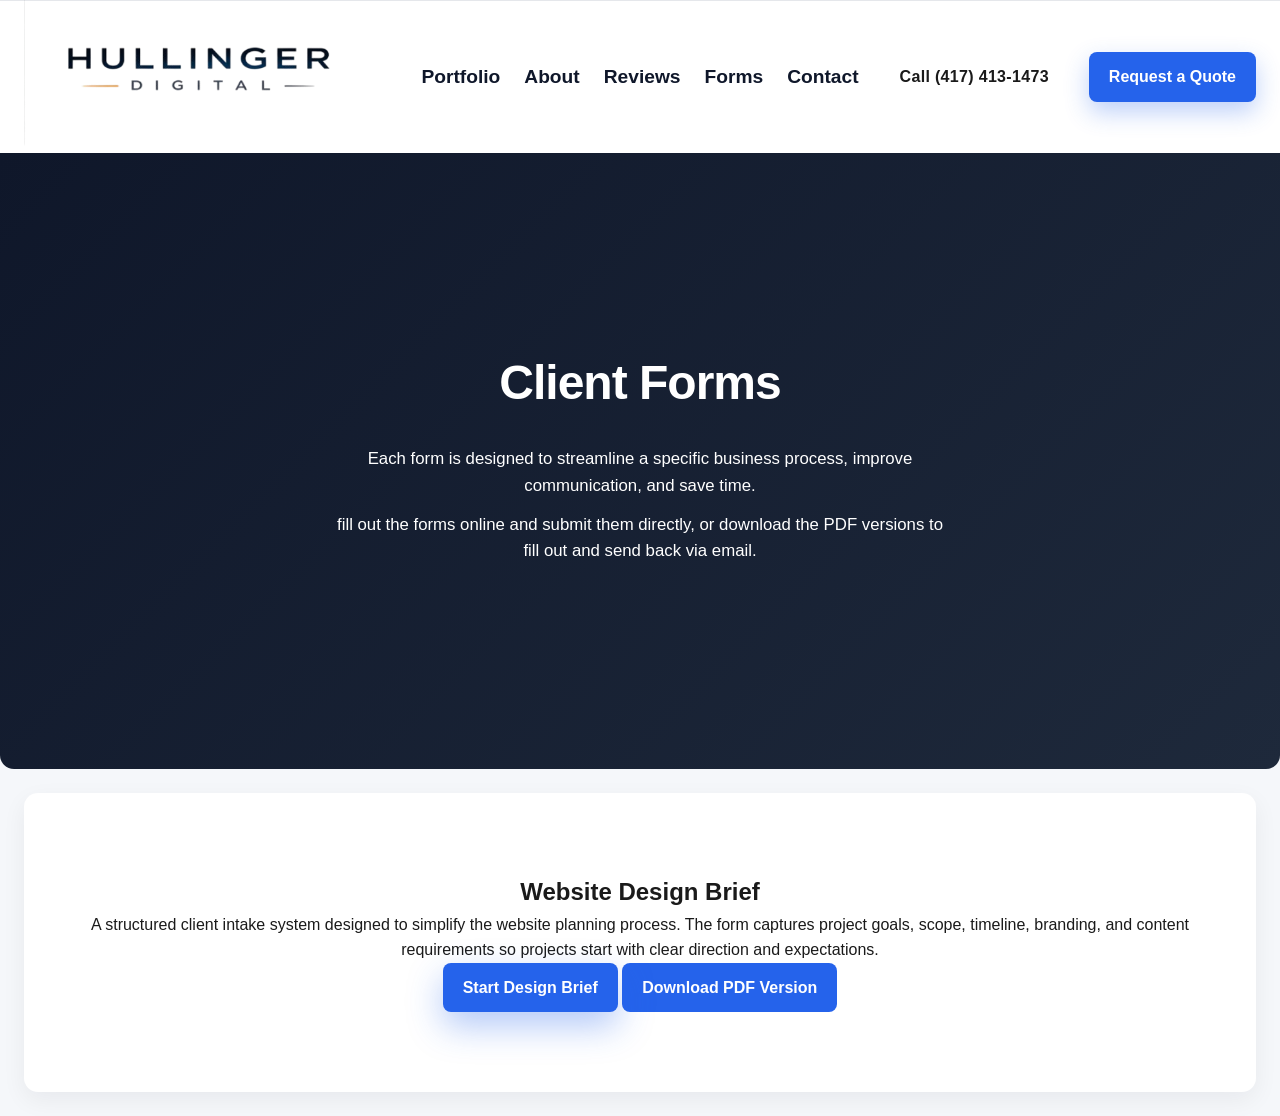
<file: forms.html>
<!DOCTYPE html>
<html lang="en">

<head>

  <meta charset="UTF-8" />
  <meta name="viewport" content="width=device-width, initial-scale=1.0" />
  <title>Hullinger Digital | Modern Websites & Smart Automation</title>
  <link rel="stylesheet" href="styles.css" />
  <meta property="og:title" content="Hullinger Digital">
  <meta property="og:description" content="Modern websites and digital systems for growing businesses.">
  <meta property="og:image" content="https://hullingerdigital.com/images/preview.jpg">
  <meta property="og:url" content="https://hullingerdigital.com">
  <meta property="og:type" content="website">
  <meta name="description" content="Hullinger Digital builds modern websites and digital systems that help businesses grow, generate leads, and build trust online.">

  <!-- Google tag (gtag.js) -->
  <script async src="https://www.googletagmanager.com/gtag/js?id=G-G8NFY6WTDD"></script>
  <script>
    window.dataLayer = window.dataLayer || [];
    function gtag(){dataLayer.push(arguments);}
    gtag('js', new Date());
    gtag('config', 'G-G8NFY6WTDD');
  </script>

</head>

<body>

  <!--Header / Navigation-->
  <header class="site-header">
    <nav class="nav">

      <a class="nav__brand" href="index.html">
      <img src="images/Hullinger-Digital-logo.png" alt="Hullinger Digital">
      </a>

      <ul class="nav__links">
      <li class="nav__item"><a class="nav__link" href="portfolio.html">Portfolio</a></li>
      <li class="nav__item"><a class="nav__link" href="about.html">About</a></li>
      <li class="nav__item"><a class="nav__link" href="reviews.html">Reviews</a></li>
      <li class="nav__item"><a class="nav__link" href="forms.html">Forms</a></li>
      <li class="nav__item"><a class="nav__link" href="contact.html">Contact</a></li>
    </ul>

      <a class="nav__phone" href="tel:+14174131473">
      Call (417) 413-1473
      </a>

      <a class="btn btn--primary" href="https://calendly.com/william-hullingerdigital/30min" target="_blank" rel="noopener">
        Request a Quote
      </a>

    </nav>
  </header>

  <main>
<!---Hero Section--->
    <section class="hero">
      <div class="container">
        <h1 class="hero__title">
            Client Forms 
        </h1>
        <p class="section__lead">
          Each form is designed to streamline a specific business process, improve communication, and save time. 
        </p>
        <p class="section__lead">
            fill out the forms online and submit them directly, 
            or download the PDF versions to fill out and send back via email. 
          </p>
      </div>
    </section>

    <section class="section section-card">
      <div class="container">

      <div class="form-grid">

    <!-- Form 1 -->
          <article class="form-card">
            <h2 class="form-card__title">Website Design Brief</h2>
            <p class="form-card__desc">
              A structured client intake system designed to simplify the website planning process.
              The form captures project goals, scope, timeline, branding, and content requirements
              so projects start with clear direction and expectations.
            </p>

            <div class="form-card__actions">
              <a class="btn btn--secondary" href="https://designbrief.hullinger.dev" target="_blank" rel="noopener">Start Design Brief</a>
              <a class="btn btn--ghost" href="forms/client-website-design-brief.pdf" target="_blank" rel="noopener">Download PDF Version</a>
            </div>
          </article>
</file>
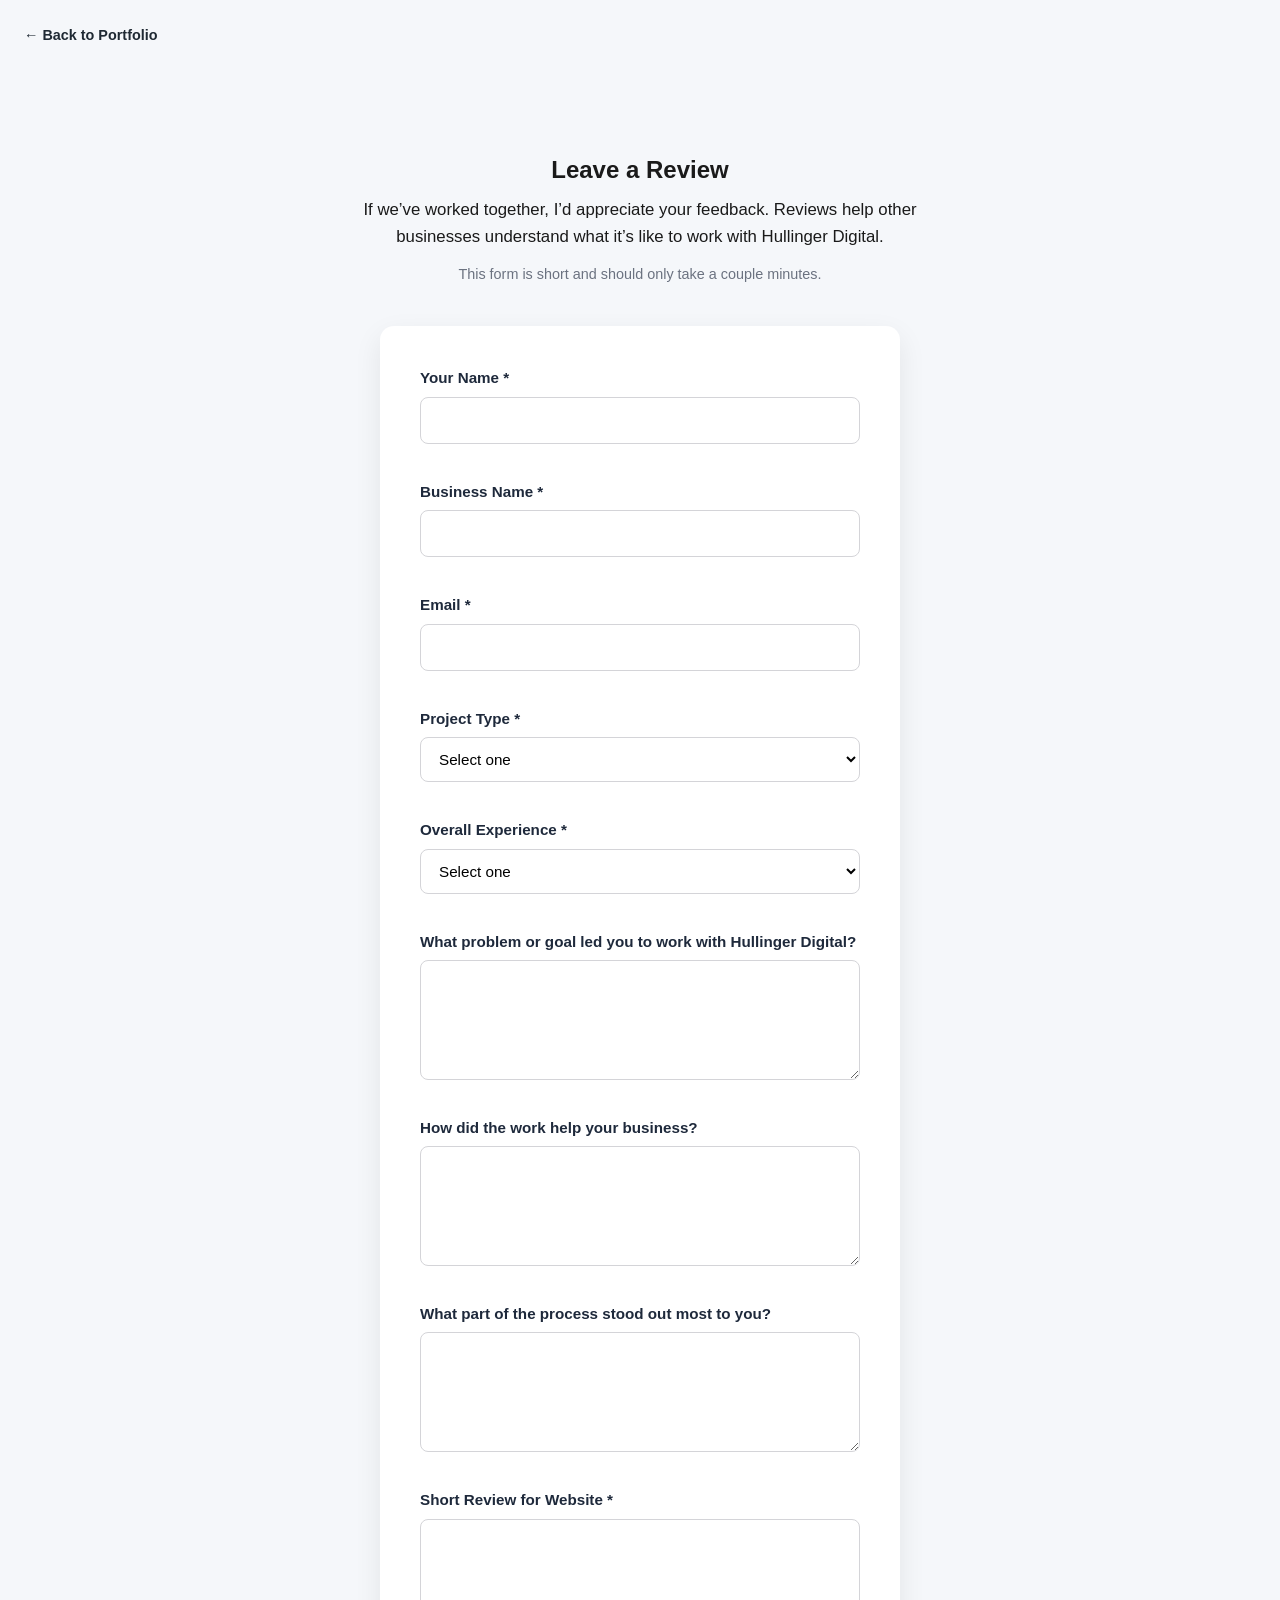
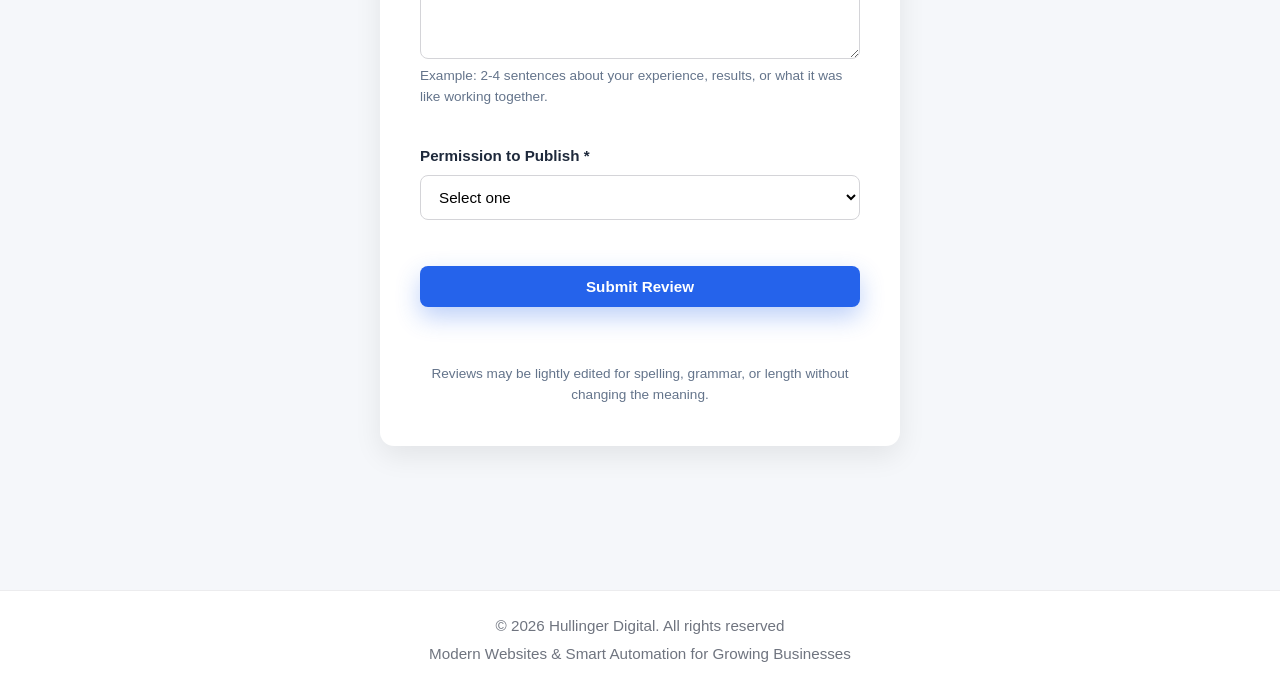
<file: reviews-form.html>
<!DOCTYPE html>
<html lang="en">

<head>
  <meta charset="UTF-8">
  <meta name="viewport" content="width=device-width, initial-scale=1.0">
  <title>Client Reviews | Hullinger Digital</title>
  <link rel="stylesheet" href="reviews.css"/>
  <link rel="stylesheet" href="reviews-from.css"/> 

  <meta name="description" content="See what clients say about working with Hullinger Digital. Real feedback from businesses that improved their websites, SEO, and online presence.">

  <!-- Styles -->
  <link rel="stylesheet" href="styles.css">

</head>

<body>

  <main>

<nav class="case-study__nav">
  <a href="../portfolio.html" class="back-link">← Back to Portfolio</a>
</nav>

    <section class="section section--page">
  <div class="container">

    <header class="section__header">
      <h1 class="section__title">Leave a Review</h1>

      <p class="section__lead">
        If we’ve worked together, I’d appreciate your feedback. Reviews help other businesses understand what it’s like to work with Hullinger Digital.
      </p>

      <p class="form__note">
        This form is short and should only take a couple minutes.
      </p>
    </header>

    <form
  class="form form--review"
  name="client-review"
  method="POST"
  action="/thank-you.html"
  data-netlify="true"
  data-netlify-honeypot="bot-field"
>
  <input type="hidden" name="form-name" value="client-review">
  <input type="hidden" name="lead_source" value="review-form">

  <div hidden>
    <label>
      Don't fill this out if you’re human:
      <input name="bot-field">
    </label>
  </div>

  <div class="form__group">
    <label class="form__label" for="name">Your Name *</label>
    <input class="form__input" type="text" id="name" name="name" required>
  </div>

  <div class="form__group">
    <label class="form__label" for="business">Business Name *</label>
    <input class="form__input" type="text" id="business" name="business" required>
  </div>

  <div class="form__group">
    <label class="form__label" for="email">Email *</label>
    <input class="form__input" type="email" id="email" name="email" required>
  </div>

  <div class="form__group">
    <label class="form__label" for="project_type">Project Type *</label>
    <select class="form__select" id="project_type" name="project_type" required>
      <option value="">Select one</option>
      <option value="website-design">Website Design</option>
      <option value="website-redesign">Website Redesign</option>
      <option value="landing-page">Landing Page</option>
      <option value="local-seo">Local SEO Optimization</option>
      <option value="website-audit">Website Audit / Strategy</option>
      <option value="other">Other</option>
    </select>
  </div>

  <div class="form__group">
    <label class="form__label" for="rating">Overall Experience *</label>
    <select class="form__select" id="rating" name="rating" required>
      <option value="">Select one</option>
      <option value="5-stars">5 Stars</option>
      <option value="4-stars">4 Stars</option>
      <option value="3-stars">3 Stars</option>
      <option value="2-stars">2 Stars</option>
      <option value="1-star">1 Star</option>
    </select>
  </div>

  <div class="form__group">
    <label class="form__label" for="goal">What problem or goal led you to work with Hullinger Digital?</label>
    <textarea class="form__textarea" id="goal" name="goal" rows="4"></textarea>
  </div>

  <div class="form__group">
    <label class="form__label" for="result">How did the work help your business?</label>
    <textarea class="form__textarea" id="result" name="result" rows="4"></textarea>
  </div>

  <div class="form__group">
    <label class="form__label" for="favorite_part">What part of the process stood out most to you?</label>
    <textarea class="form__textarea" id="favorite_part" name="favorite_part" rows="4"></textarea>
  </div>

  <div class="form__group">
    <label class="form__label" for="review">Short Review for Website *</label>
    <textarea class="form__textarea" id="review" name="review" rows="5" required></textarea>
    <small class="form__hint">
      Example: 2-4 sentences about your experience, results, or what it was like working together.
    </small>
  </div>

  <div class="form__group">
    <label class="form__label" for="permission">Permission to Publish *</label>
    <select class="form__select" id="permission" name="permission" required>
      <option value="">Select one</option>
      <option value="yes">Yes, you may publish my review on the website or portfolio</option>
      <option value="no">No, please keep my review private</option>
    </select>
  </div>

  <div class="form__group form__group--actions">
    <button class="btn btn--primary" type="submit">Submit Review</button>
  </div>

  <p class="form__note">
    Reviews may be lightly edited for spelling, grammar, or length without changing the meaning.
  </p>
</form>
  </div>

</main>


  <!-- =========================
       FOOTER
  ========================== -->

  <footer class="site-footer">

    <div class="container">

      <p>
        © <span id="year"></span> Hullinger Digital. All rights reserved
      </p>

      <p>
        Modern Websites & Smart Automation for Growing Businesses
      </p>

    </div>

  </footer>

  <script>

    document.getElementById("year").textContent = new Date().getFullYear();

  </script>


</body>

</html>

  </div>
</section>
  </main>
</file>
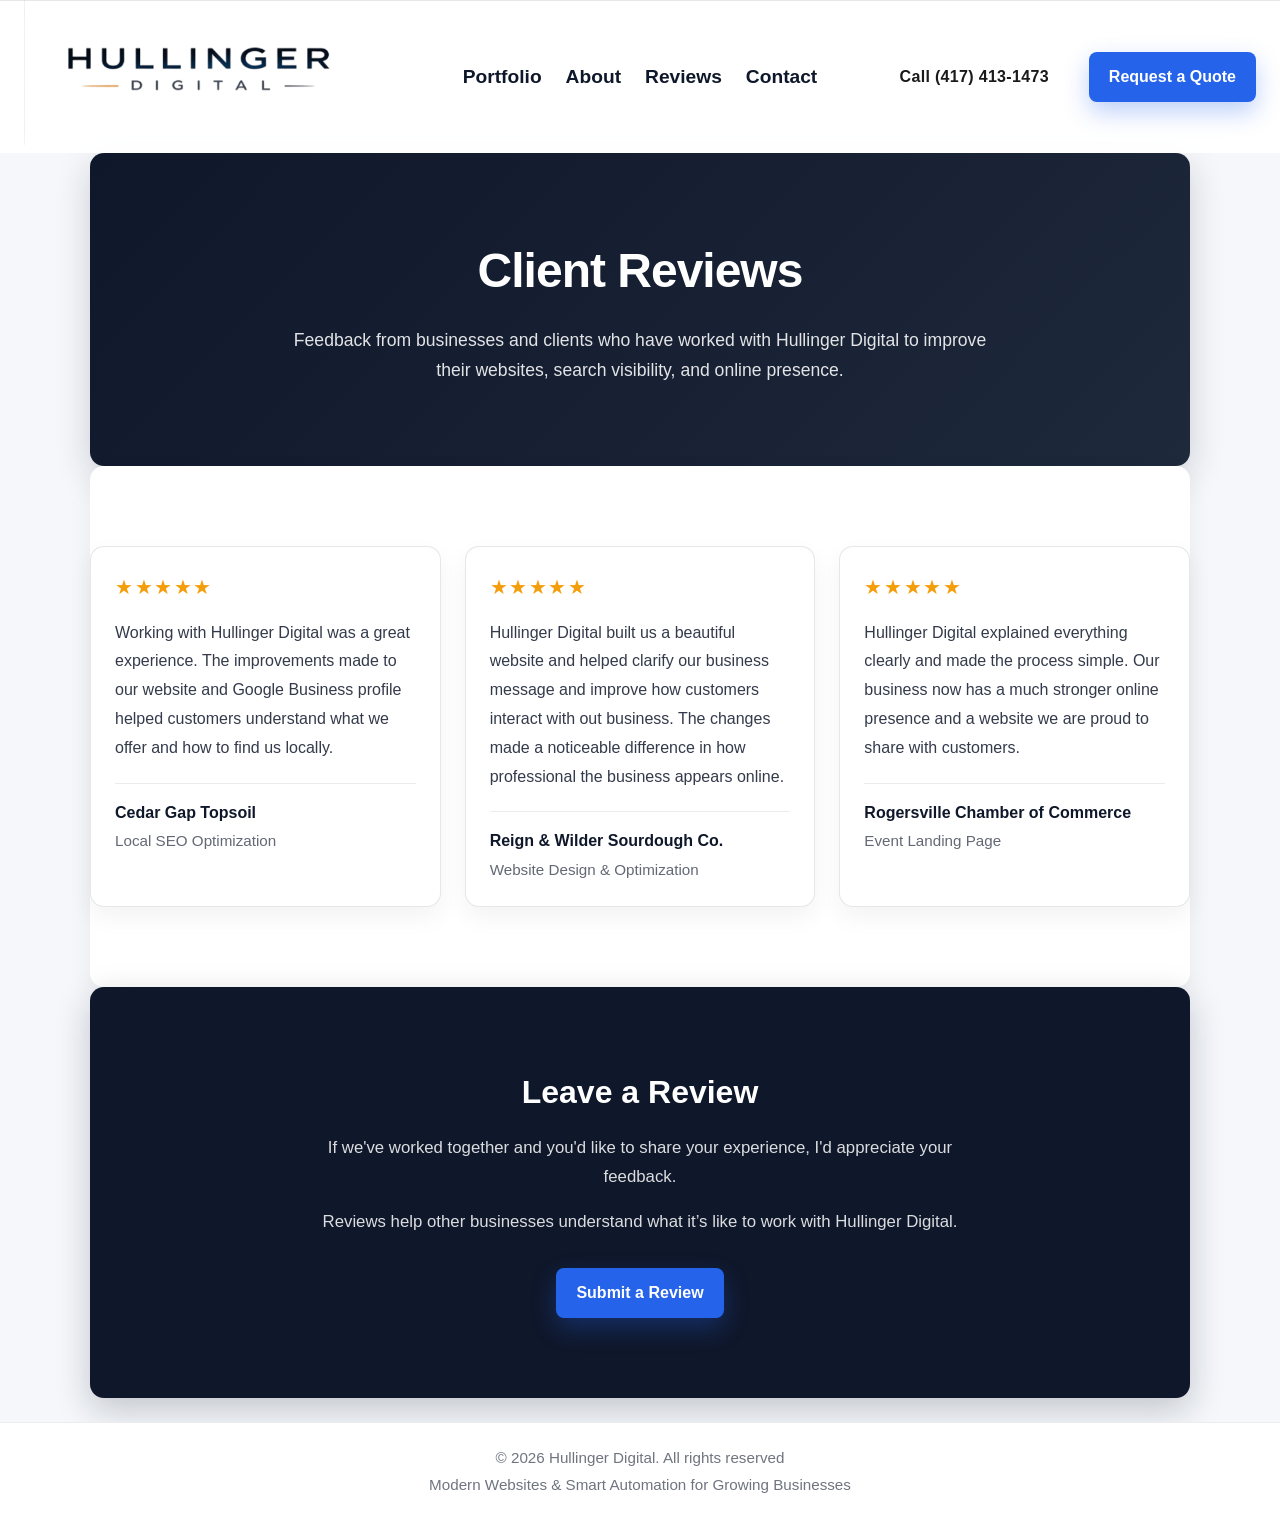
<file: reviews.html>
<!DOCTYPE html>
<html lang="en">

<head>
  <meta charset="UTF-8">
  <meta name="viewport" content="width=device-width, initial-scale=1.0">
  <title>Client Reviews | Hullinger Digital</title>
  <link rel="stylesheet" href="reviews.css"/> 
  <meta name="description" content="See what clients say about working with Hullinger Digital. Real feedback from businesses that improved their websites, SEO, and online presence.">

  <!-- Styles -->
  <link rel="stylesheet" href="styles.css">

</head>

<body>

  <!--Header / Navigation-->
  <header class="site-header">
    <nav class="nav">

      <a class="nav__brand" href="index.html">
      <img src="images/Hullinger-Digital-logo.png" alt="Hullinger Digital">
      </a>

    <ul class="nav__links">
      <li class="nav__item"><a class="nav__link" href="portfolio.html">Portfolio</a></li>
      <li class="nav__item"><a class="nav__link" href="about.html">About</a></li>
      <li class="nav__item"><a class="nav__link" href="reviews.html">Reviews</a></li>
      <li class="nav__item"><a class="nav__link" href="contact.html">Contact</a></li>
    </ul>

      <a class="nav__phone" href="tel:+14174131473">
      Call (417) 413-1473
      </a>

      <a class="btn btn--primary" href="https://calendly.com/william-hullingerdigital/30min" target="_blank" rel="noopener">
        Request a Quote
      </a>

    </nav>
  </header>


  <!-- =========================
       PAGE HERO
  ========================== -->

  <main>

    <section class="reviews-hero container">

      <h1>Client Reviews</h1>

      <p class="reviews-hero__subtitle">
        Feedback from businesses and clients who have worked with Hullinger Digital
        to improve their websites, search visibility, and online presence.
      </p>

    </section>


    <!-- =========================
         REVIEWS GRID
    ========================== -->

    <section class="reviews container">

      <div class="reviews__grid">


        <!-- Review Card -->

        <article class="review-card">

          <div class="review-card__stars">
            ★★★★★
          </div>

          <p class="review-card__text">
            Working with Hullinger Digital was a great experience. The improvements
            made to our website and Google Business profile helped customers
            understand what we offer and how to find us locally.
          </p>

          <div class="review-card__author">

            <p class="review-card__name">
              Cedar Gap Topsoil
            </p>

            <p class="review-card__project">
              Local SEO Optimization
            </p>

          </div>

        </article>


        <!-- Review Card -->

        <article class="review-card">

          <div class="review-card__stars">
            ★★★★★
          </div>

          <p class="review-card__text">
            Hullinger Digital built us a beautiful website and helped clarify our business message and improve
            how customers interact with out business. The changes made a noticeable
            difference in how professional the business appears online.
          </p>

          <div class="review-card__author">

            <p class="review-card__name">
              Reign & Wilder Sourdough Co.
            </p>

            <p class="review-card__project">
              Website Design & Optimization
            </p>

          </div>

        </article>


        <!-- Review Card -->

        <article class="review-card">

          <div class="review-card__stars">
            ★★★★★
          </div>

          <p class="review-card__text">
            Hullinger Digital explained everything clearly and made the process
            simple. Our business now has a much stronger online presence and a
            website we are proud to share with customers.
          </p>

          <div class="review-card__author">

            <p class="review-card__name">
              Rogersville Chamber of Commerce
            </p>

            <p class="review-card__project">
              Event Landing Page
            </p>

          </div>

        </article>


      </div>

    </section>


    <!-- =========================
         LEAVE A REVIEW SECTION
    ========================== -->

    <section class="leave-review container">

      <h2>Leave a Review</h2>

      <p>
        If we've worked together and you'd like to share your experience,
        I'd appreciate your feedback.
      </p>

      <p>
        Reviews help other businesses understand what it’s like to work
        with Hullinger Digital.
      </p>

      <a class="btn-primary" href="reviews-form.html">
        Submit a Review
      </a>

    </section>


  </main>


  <!-- =========================
       FOOTER
  ========================== -->

  <footer class="site-footer">

    <div class="container">

      <p>
        © <span id="year"></span> Hullinger Digital. All rights reserved
      </p>

      <p>
        Modern Websites & Smart Automation for Growing Businesses
      </p>

    </div>

  </footer>


  <!-- =========================
       SIMPLE FOOTER SCRIPT
  ========================== -->

  <script>

    document.getElementById("year").textContent = new Date().getFullYear();

  </script>


</body>

</html>
</file>
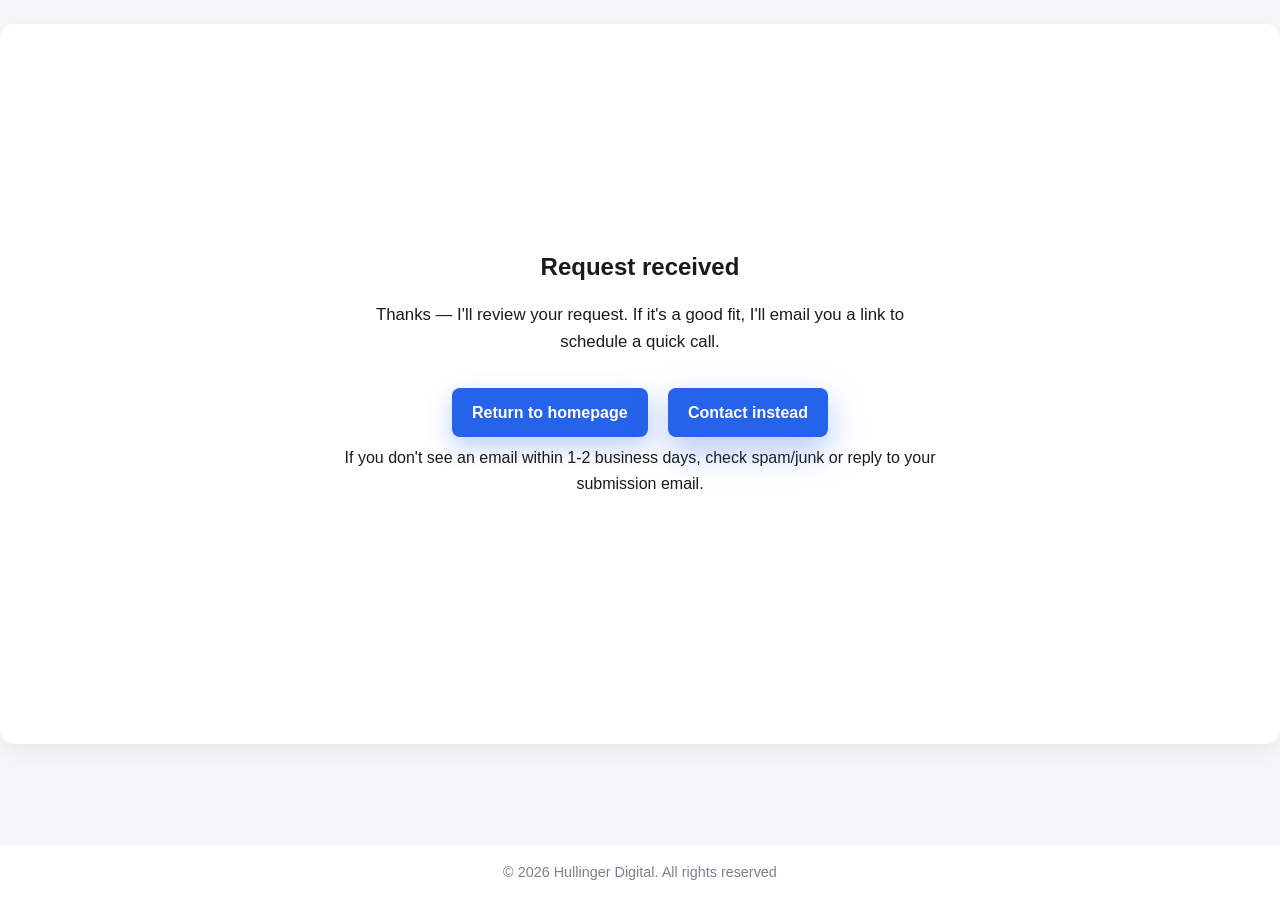
<file: thank-you.html>
<!DOCTYPE html>
<html lang="en">
<head>
  <meta charset="UTF-8" />
  <meta name="viewport" content="width=device-width, initial-scale=1.0" />
  <title>thank you | Hullinger Digital</title>
  <meta name="description" content="Thanks — your request has been received. We'll review it and follow up with next steps." />
  <link rel="stylesheet" href="styles.css" />
</head>

<body class="page page--thank-you">

  
  <main class="main" id="main-content">
    <section class="section section--thanks">
      <div class="container">

        <header class="section__header">
          <h1 class="section__title">Request received</h1>
          <p class="section__lead">
            Thanks — I'll review your request. If it's a good fit, I'll email you a link to schedule a quick call.
          </p>
        </header>

        <div class="actions">
          <a class="btn btn--primary" href="index.html">Return to homepage</a>
          <a class="btn btn--secondary" href="contact.html">Contact instead</a>
        </div>

        <p class="section__note">
          If you don't see an email within 1-2 business days, check spam/junk or reply to your submission email.
        </p>

      </div>
    </section>
  </main>

  <footer class="footer">
    <div class="container footer__container">
      <p class="site-footer__text">&copy; 2026 Hullinger Digital. All rights reserved</p>
    </div>
  </footer>

</body>
</html>
</file>
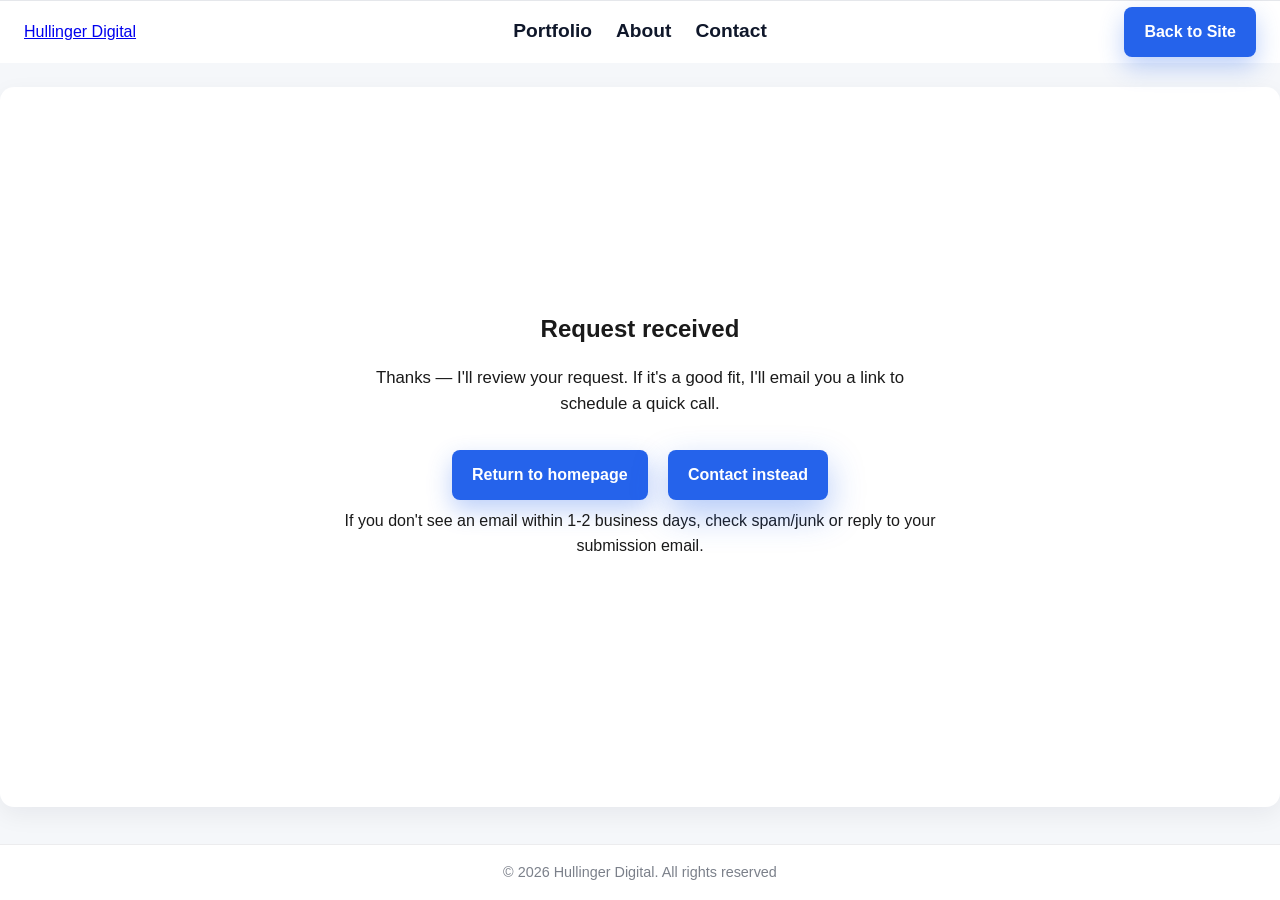
<file: thanks.html>
<!DOCTYPE html>
<html lang="en">
<head>
  <meta charset="UTF-8" />
  <meta name="viewport" content="width=device-width, initial-scale=1.0" />
  <title>thank you | Hullinger Digital</title>
  <meta name="description" content="Thanks — your request has been received. We'll review it and follow up with next steps." />
  <link rel="stylesheet" href="styles.css" />
</head>

<body>

  <header class="site-header">
    <nav class="nav" aria-label="Primary">
      <a class="nav__brand" href="index.html">Hullinger Digital</a>

      <ul class="nav__links">
        <li class="nav__item"><a class="nav__link" href="portfolio.html">Portfolio</a></li>
        <li class="nav__item"><a class="nav__link" href="about.html">About</a></li>
        <li class="nav__item"><a class="nav__link" href="contact.html">Contact</a></li>
      </ul>

      <a class="btn btn--primary" href="index.html#cta">Back to Site</a>
    </nav>
  </header>

  <main class="main" id="main-content">
    <section class="section section--thanks">
      <div class="container">

        <header class="section__header">
          <h1 class="section__title">Request received</h1>
          <p class="section__lead">
            Thanks — I'll review your request. If it's a good fit, I'll email you a link to schedule a quick call.
          </p>
        </header>

        <div class="actions">
          <a class="btn btn--primary" href="index.html">Return to homepage</a>
          <a class="btn btn--secondary" href="contact.html">Contact instead</a>
        </div>

        <p class="section__note">
          If you don't see an email within 1-2 business days, check spam/junk or reply to your submission email.
        </p>

      </div>
    </section>
  </main>

  <footer class="footer">
    <div class="container footer__container">
      <p class="site-footer__text">&copy; 2026 Hullinger Digital. All rights reserved</p>
    </div>
  </footer>

</body>
</html>
</file>
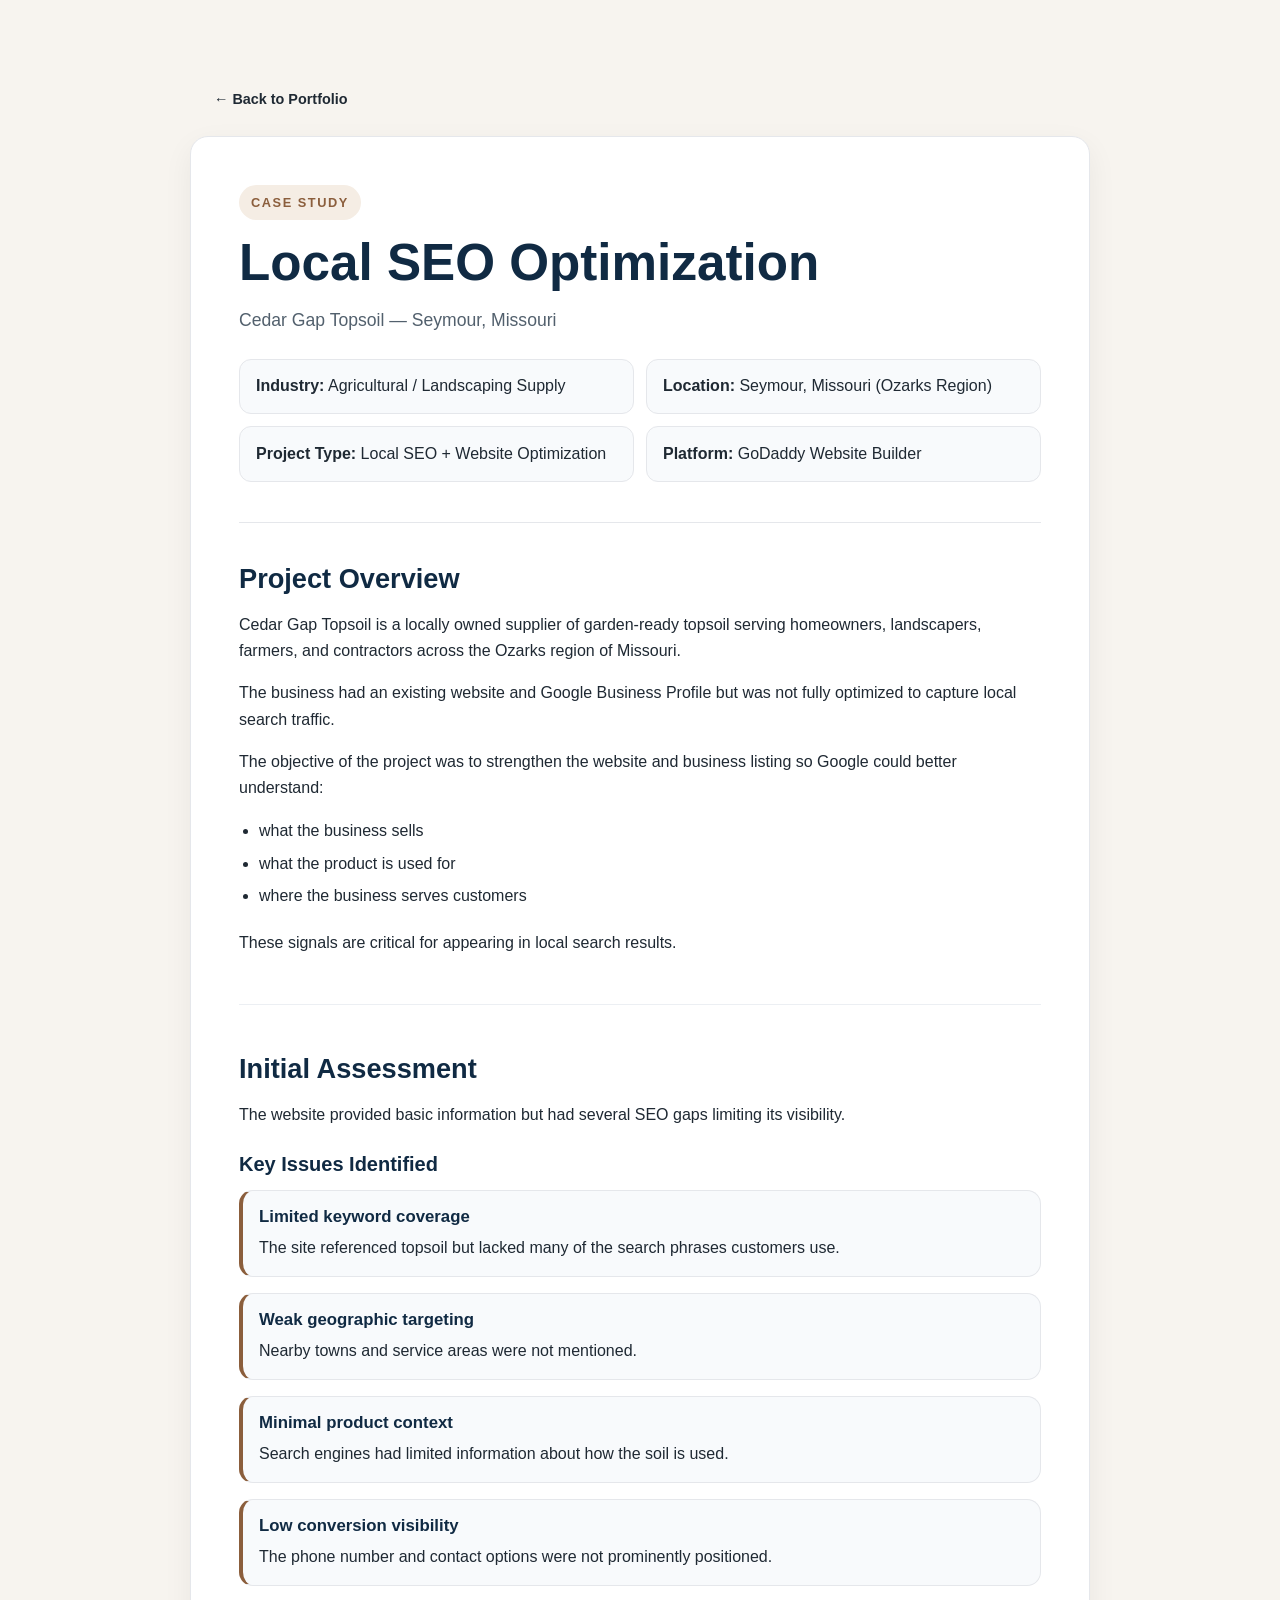
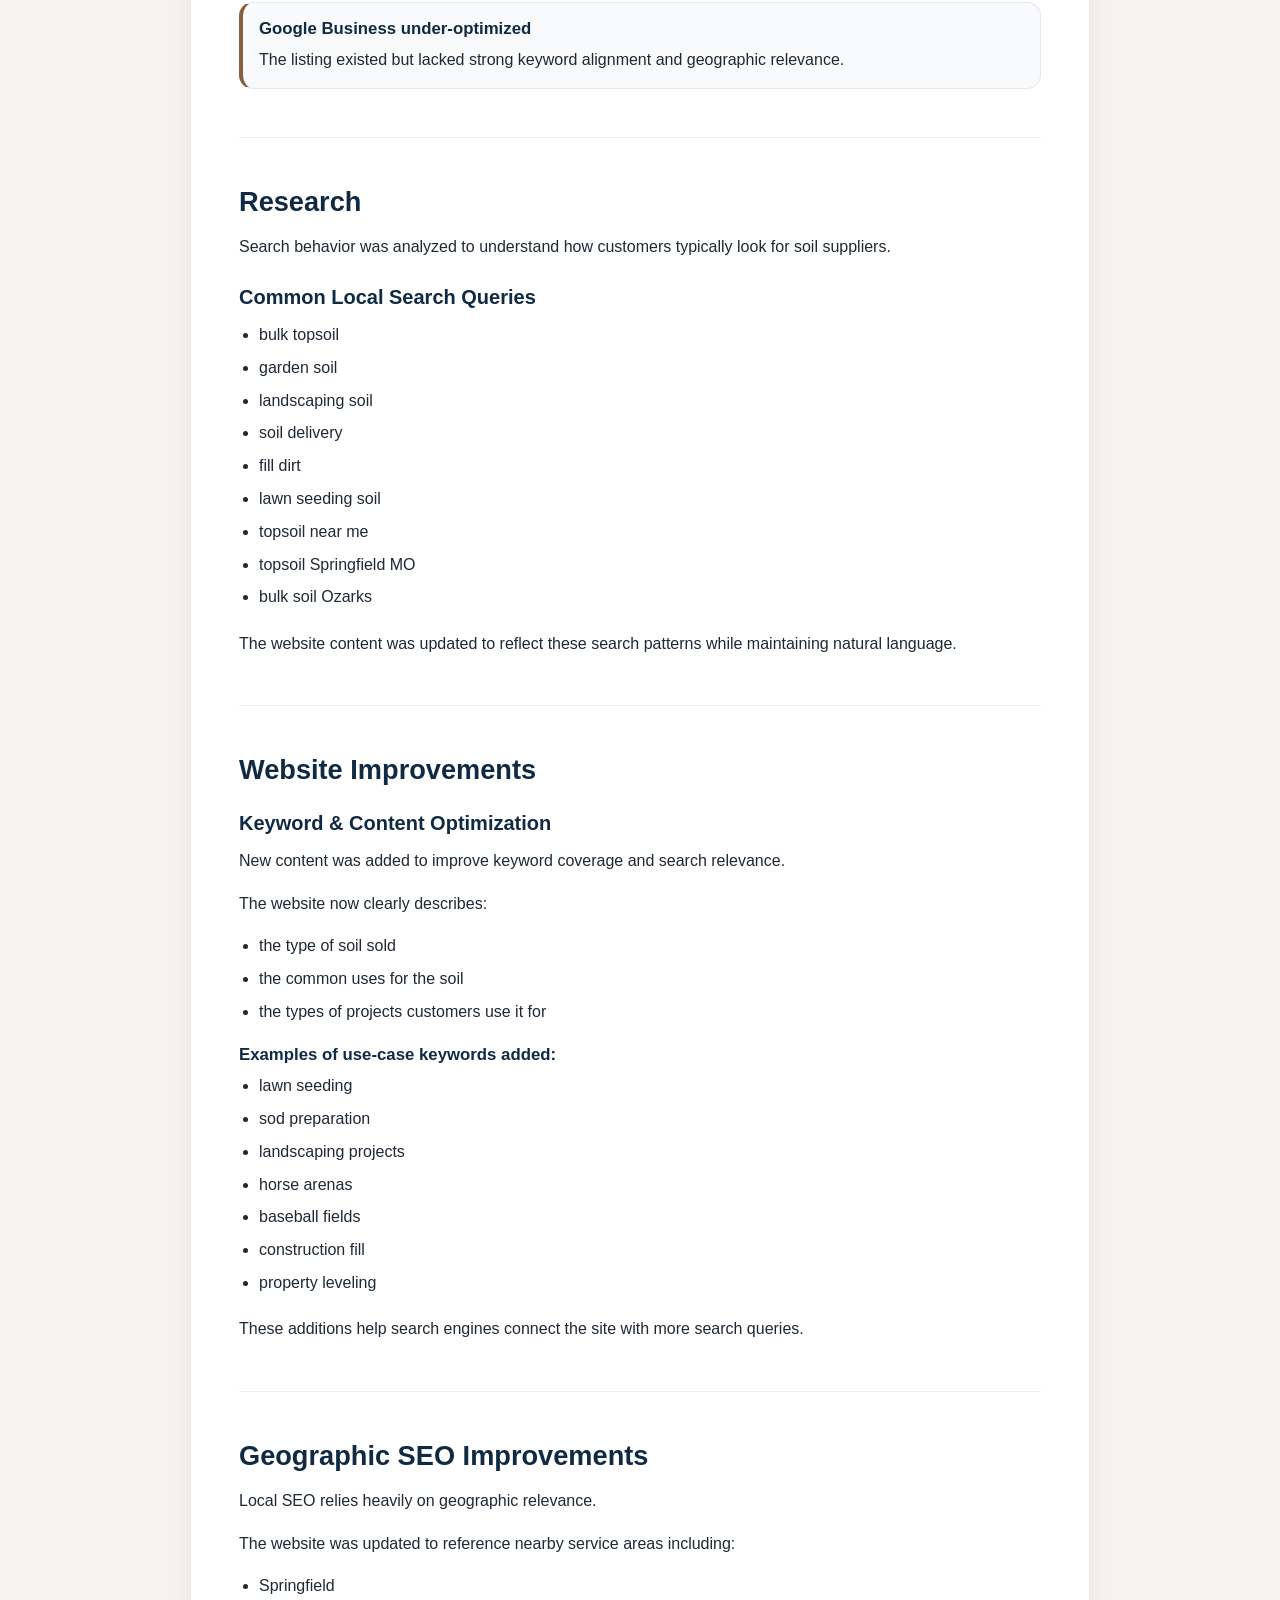
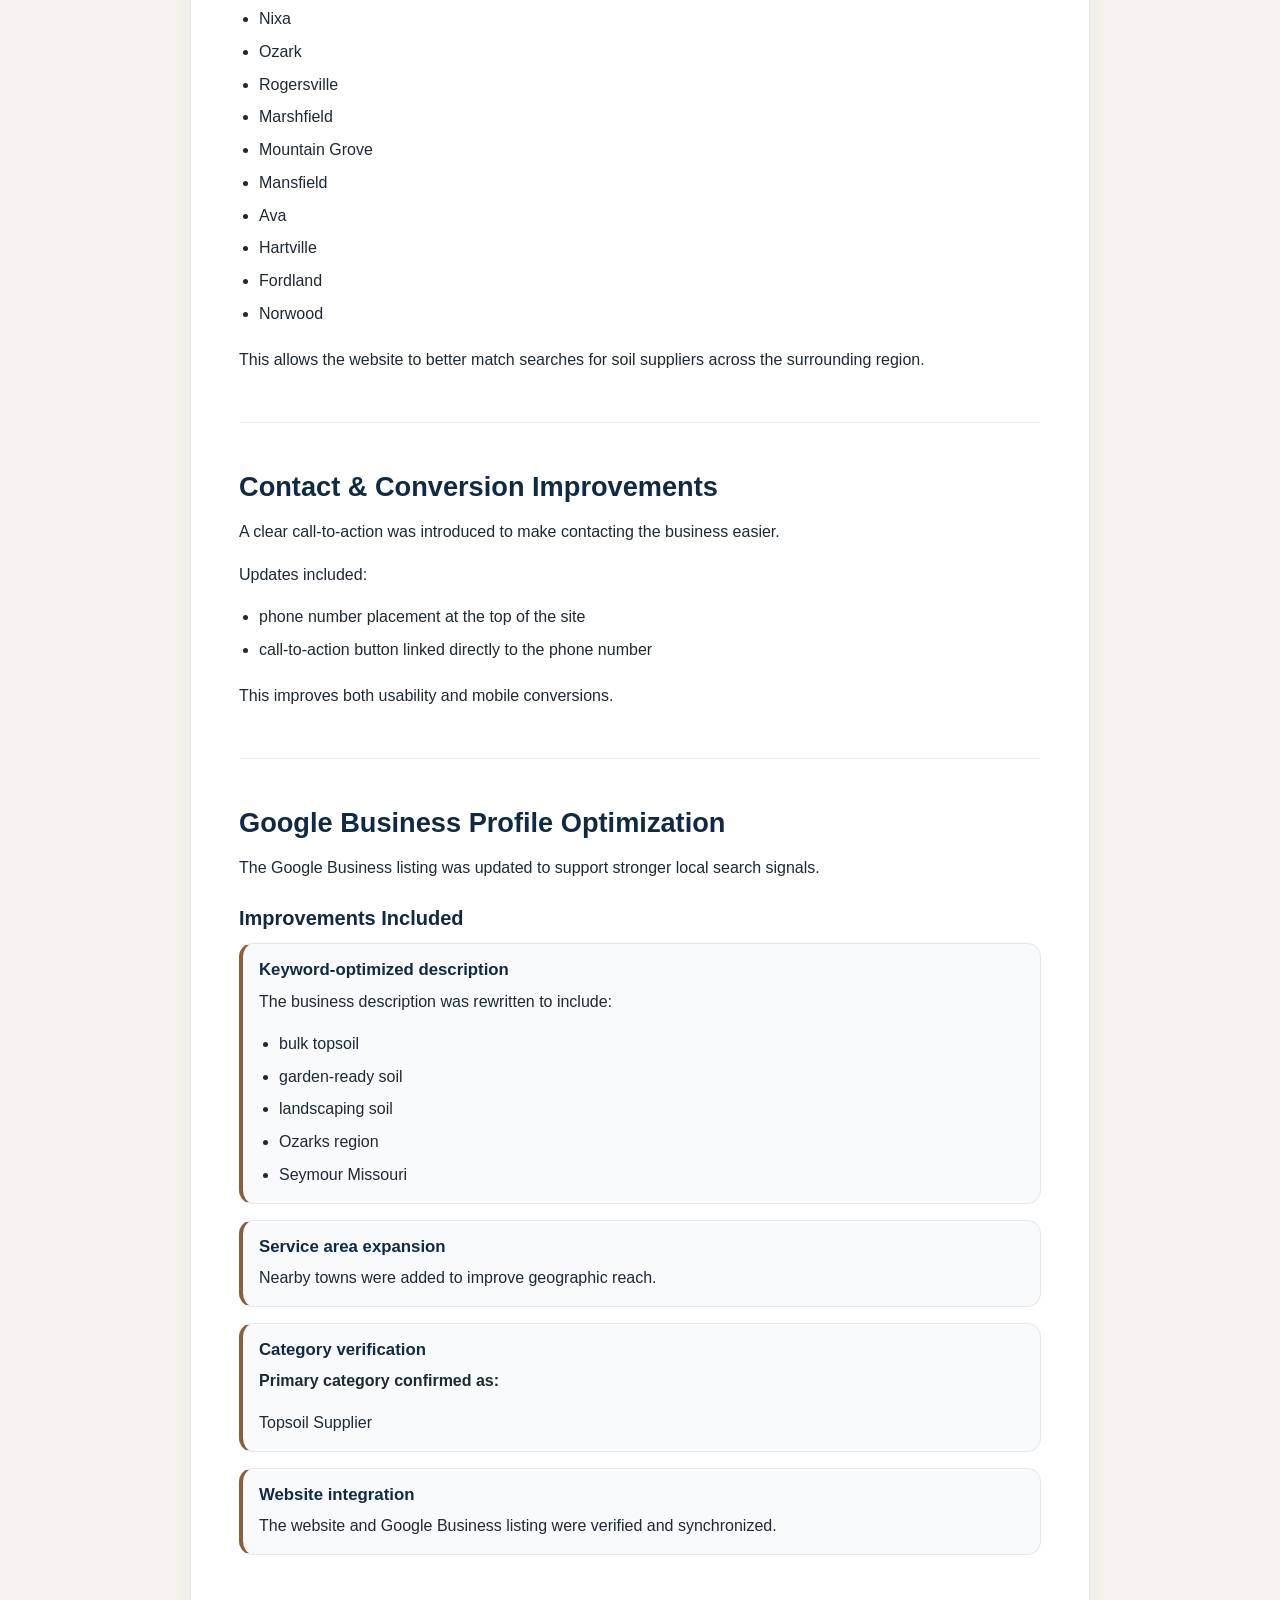
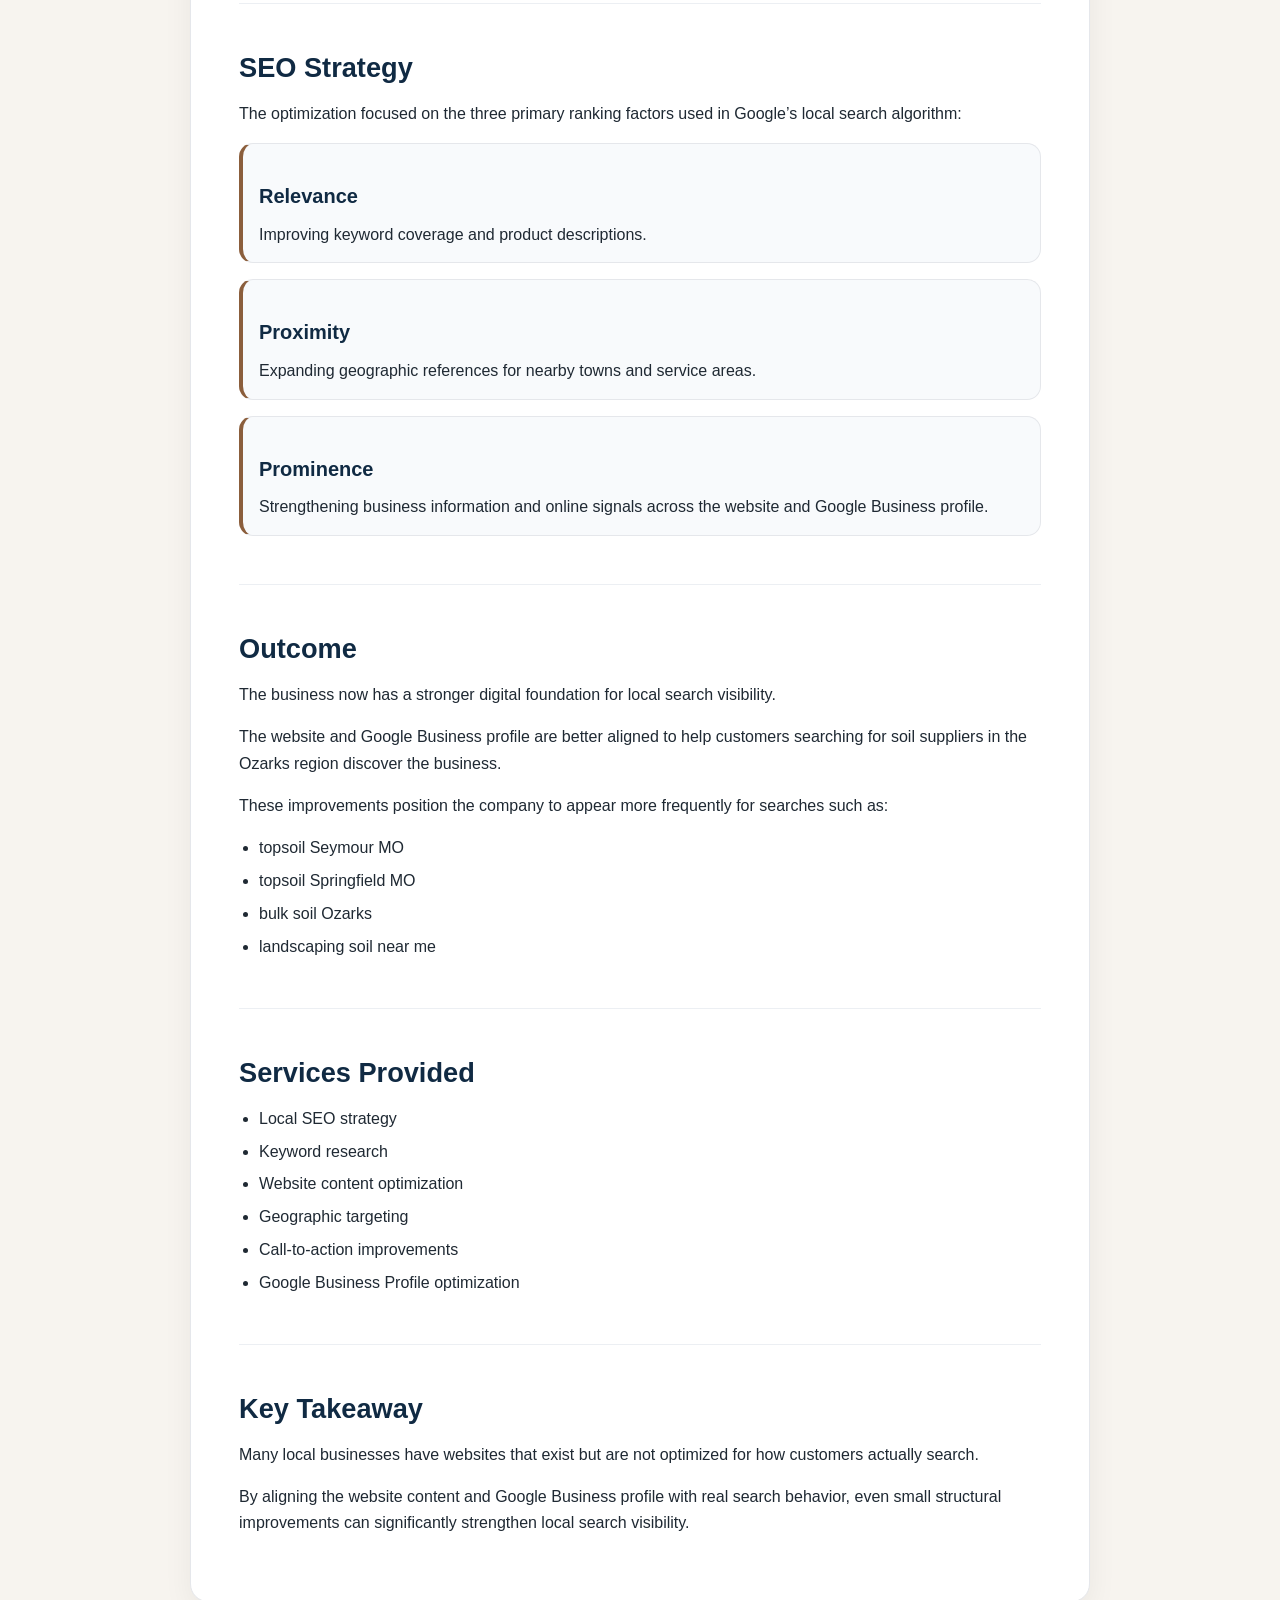
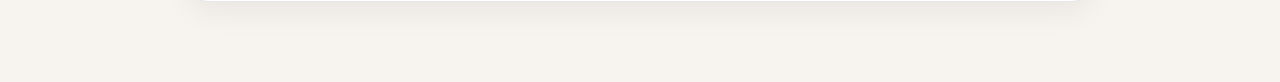
<file: case-studies/cedar-gap-topsoil-seo.html>
<!DOCTYPE html>
<html lang="en">
<head>
  <meta charset="UTF-8">
  <meta name="viewport" content="width=device-width, initial-scale=1.0">
  <title>Cedar Gap Topsoil | Local SEO Optimization Case Study</title>
  <link rel="stylesheet" href="../case-study.css">
  <meta
    name="description"
    content="Case study for Cedar Gap Topsoil showing local SEO optimization, website improvements, Google Business Profile updates, and geographic targeting across the Ozarks region."
  >
</head>
<body>
  <main>

<nav class="case-study__nav">
  <a href="../portfolio.html" class="back-link">← Back to Portfolio</a>
</nav>

    <article class="case-study">
      <header class="case-study__header">
        <p class="case-study__eyebrow">Case Study</p>
        <h1>Local SEO Optimization</h1>
        <p class="case-study__subtitle">Cedar Gap Topsoil — Seymour, Missouri</p>

        <ul class="case-study__meta">
          <li><strong>Industry:</strong> Agricultural / Landscaping Supply</li>
          <li><strong>Location:</strong> Seymour, Missouri (Ozarks Region)</li>
          <li><strong>Project Type:</strong> Local SEO + Website Optimization</li>
          <li><strong>Platform:</strong> GoDaddy Website Builder</li>
        </ul>
      </header>

      <section class="case-study__section">
        <h2>Project Overview</h2>

        <p>
          Cedar Gap Topsoil is a locally owned supplier of garden-ready topsoil serving homeowners,
          landscapers, farmers, and contractors across the Ozarks region of Missouri.
        </p>

        <p>
          The business had an existing website and Google Business Profile but was not fully
          optimized to capture local search traffic.
        </p>

        <p>
          The objective of the project was to strengthen the website and business listing so Google
          could better understand:
        </p>

        <ul>
          <li>what the business sells</li>
          <li>what the product is used for</li>
          <li>where the business serves customers</li>
        </ul>

        <p>
          These signals are critical for appearing in local search results.
        </p>
      </section>

      <section class="case-study__section">
        <h2>Initial Assessment</h2>

        <p>
          The website provided basic information but had several SEO gaps limiting its visibility.
        </p>

        <h3>Key Issues Identified</h3>

        <div class="case-study__issue">
          <h4>Limited keyword coverage</h4>
          <p>
            The site referenced topsoil but lacked many of the search phrases customers use.
          </p>
        </div>

        <div class="case-study__issue">
          <h4>Weak geographic targeting</h4>
          <p>
            Nearby towns and service areas were not mentioned.
          </p>
        </div>

        <div class="case-study__issue">
          <h4>Minimal product context</h4>
          <p>
            Search engines had limited information about how the soil is used.
          </p>
        </div>

        <div class="case-study__issue">
          <h4>Low conversion visibility</h4>
          <p>
            The phone number and contact options were not prominently positioned.
          </p>
        </div>

        <div class="case-study__issue">
          <h4>Google Business under-optimized</h4>
          <p>
            The listing existed but lacked strong keyword alignment and geographic relevance.
          </p>
        </div>
      </section>

      <section class="case-study__section">
        <h2>Research</h2>

        <p>
          Search behavior was analyzed to understand how customers typically look for soil
          suppliers.
        </p>

        <h3>Common Local Search Queries</h3>

        <ul>
          <li>bulk topsoil</li>
          <li>garden soil</li>
          <li>landscaping soil</li>
          <li>soil delivery</li>
          <li>fill dirt</li>
          <li>lawn seeding soil</li>
          <li>topsoil near me</li>
          <li>topsoil Springfield MO</li>
          <li>bulk soil Ozarks</li>
        </ul>

        <p>
          The website content was updated to reflect these search patterns while maintaining
          natural language.
        </p>
      </section>

      <section class="case-study__section">
        <h2>Website Improvements</h2>

        <h3>Keyword &amp; Content Optimization</h3>

        <p>
          New content was added to improve keyword coverage and search relevance.
        </p>

        <p>The website now clearly describes:</p>

        <ul>
          <li>the type of soil sold</li>
          <li>the common uses for the soil</li>
          <li>the types of projects customers use it for</li>
        </ul>

        <h4>Examples of use-case keywords added:</h4>

        <ul>
          <li>lawn seeding</li>
          <li>sod preparation</li>
          <li>landscaping projects</li>
          <li>horse arenas</li>
          <li>baseball fields</li>
          <li>construction fill</li>
          <li>property leveling</li>
        </ul>

        <p>
          These additions help search engines connect the site with more search queries.
        </p>
      </section>

      <section class="case-study__section">
        <h2>Geographic SEO Improvements</h2>

        <p>
          Local SEO relies heavily on geographic relevance.
        </p>

        <p>
          The website was updated to reference nearby service areas including:
        </p>

        <ul>
          <li>Springfield</li>
          <li>Nixa</li>
          <li>Ozark</li>
          <li>Rogersville</li>
          <li>Marshfield</li>
          <li>Mountain Grove</li>
          <li>Mansfield</li>
          <li>Ava</li>
          <li>Hartville</li>
          <li>Fordland</li>
          <li>Norwood</li>
        </ul>

        <p>
          This allows the website to better match searches for soil suppliers across the
          surrounding region.
        </p>
      </section>

      <section class="case-study__section">
        <h2>Contact &amp; Conversion Improvements</h2>

        <p>
          A clear call-to-action was introduced to make contacting the business easier.
        </p>

        <p>Updates included:</p>

        <ul>
          <li>phone number placement at the top of the site</li>
          <li>call-to-action button linked directly to the phone number</li>
        </ul>

        <p>
          This improves both usability and mobile conversions.
        </p>
      </section>

      <section class="case-study__section">
        <h2>Google Business Profile Optimization</h2>

        <p>
          The Google Business listing was updated to support stronger local search signals.
        </p>

        <h3>Improvements Included</h3>

        <div class="case-study__issue">
          <h4>Keyword-optimized description</h4>
          <p>The business description was rewritten to include:</p>
          <ul>
            <li>bulk topsoil</li>
            <li>garden-ready soil</li>
            <li>landscaping soil</li>
            <li>Ozarks region</li>
            <li>Seymour Missouri</li>
          </ul>
        </div>

        <div class="case-study__issue">
          <h4>Service area expansion</h4>
          <p>
            Nearby towns were added to improve geographic reach.
          </p>
        </div>

        <div class="case-study__issue">
          <h4>Category verification</h4>
          <p><strong>Primary category confirmed as:</strong></p>
          <p>Topsoil Supplier</p>
        </div>

        <div class="case-study__issue">
          <h4>Website integration</h4>
          <p>
            The website and Google Business listing were verified and synchronized.
          </p>
        </div>
      </section>

      <section class="case-study__section">
        <h2>SEO Strategy</h2>

        <p>
          The optimization focused on the three primary ranking factors used in Google’s local
          search algorithm:
        </p>

        <div class="case-study__issue">
          <h3>Relevance</h3>
          <p>
            Improving keyword coverage and product descriptions.
          </p>
        </div>

        <div class="case-study__issue">
          <h3>Proximity</h3>
          <p>
            Expanding geographic references for nearby towns and service areas.
          </p>
        </div>

        <div class="case-study__issue">
          <h3>Prominence</h3>
          <p>
            Strengthening business information and online signals across the website and Google
            Business profile.
          </p>
        </div>
      </section>

      <section class="case-study__section">
        <h2>Outcome</h2>

        <p>
          The business now has a stronger digital foundation for local search visibility.
        </p>

        <p>
          The website and Google Business profile are better aligned to help customers searching
          for soil suppliers in the Ozarks region discover the business.
        </p>

        <p>
          These improvements position the company to appear more frequently for searches such as:
        </p>

        <ul>
          <li>topsoil Seymour MO</li>
          <li>topsoil Springfield MO</li>
          <li>bulk soil Ozarks</li>
          <li>landscaping soil near me</li>
        </ul>
      </section>

      <section class="case-study__section">
        <h2>Services Provided</h2>

        <ul>
          <li>Local SEO strategy</li>
          <li>Keyword research</li>
          <li>Website content optimization</li>
          <li>Geographic targeting</li>
          <li>Call-to-action improvements</li>
          <li>Google Business Profile optimization</li>
        </ul>
      </section>

      <section class="case-study__section">
        <h2>Key Takeaway</h2>

        <p>
          Many local businesses have websites that exist but are not optimized for how customers
          actually search.
        </p>

        <p>
          By aligning the website content and Google Business profile with real search behavior,
          even small structural improvements can significantly strengthen local search visibility.
        </p>
      </section>
    </article>
  </main>
</body>
</html>
</file>
<file: styles.css>
/* Reset */
* {
  margin: 0;
  padding: 0;
  box-sizing: border-box;
}

html {
    scroll-behavior: smooth;
}

/* Base */
body {
  font-family: -apple-system, BlinkMacSystemFont, "Segoe UI", Roboto, sans-serif;
  line-height: 1.6;
  color: #1a1a1a;
  background-color: #f5f7fa;
  min-height: 100vh;
  display: flex;
  flex-direction: column;
}

main {
  flex: 1;
}

.page--about main section:not(.hero):not(.offer),
.page--contact main section:not(.hero),
.page--portfolio main section:not(.hero):not(.offer),
.page--request main section:not(.promo-strip) {
  background: #fff;
  margin: 1.5rem auto;
  border-radius: 14px;
  box-shadow: 0 8px 25px rgba(15, 23, 42, 0.06);
}

/* Layout */
.container {
  width: 90%;
  max-width: 1100px;
  margin: 0 auto;
  padding: 5rem 0;
}

section {
  text-align: center;
}

.section-card {
  background: #fff;
  margin: 1.5rem;
  border-radius: 14px;
  box-shadow: 0 8px 25px rgba(15, 23, 42, 0.06);
}

.list {
  list-style: none;
}

ul {
  list-style: none;
}

/*nav*/

.site-header {
  position: sticky;
  top: 0;
  z-index: 999;
  background: rgba(255, 255, 255, 0.92);
  backdrop-filter: blur(3px);
  border-top: 1px solid #e5e7eb;
  padding: 6px 24px;
  overflow: visible;
}

.nav {
  display: flex;
  justify-content: space-between;
  align-items: center;
  position: relative;
  overflow: visible;
  padding: 0;
}

.nav__links {
  list-style: none;
  margin: 0;
  padding: 0;
  display: flex;
  gap: 24px;
  position: absolute;
  left: 50%;
  transform: translateX(-50%);
}

.nav__link {
  text-decoration: none;
  color: #0f172a;
  font-weight: 700;
  padding: 6px 0;
  font-size: 1.2rem;
  cursor: pointer;
}

.nav__link:hover {
  color: #2563eb;
}

.nav__brand {
    display: inline-flex;
    align-items: center;
    justify-content: center;
    padding: 0;
    margin: 0;
    min-height: 0;
    height: auto;
    line-height: 1;
    background: transparent;
    outline: none;
    box-shadow: none;
    margin-top: -30px;
    margin-bottom: -30px;
}

.nav__brand img {
  display: block;
  height: 200px;
  width: auto;
  padding: 0;
  margin: 0;
}


.nav__brand:hover {
  opacity: 0.7;
}

.nav__phone {
  margin-left: auto;
  margin-right: 40px;
  text-decoration: none;
  color: inherit;
  font-size: 1rem;
  white-space: nowrap;
  font-weight: 700;
  letter-spacing: 0.02em;
}

.nav__phone:hover{
  text-decoration: underline;
}

/* Promo Banner (temporary) */
.promo-banner {
  background: #0f172a; /* dark brand color */
  color: #fff;
  border-bottom: 1px solid rgba(255, 255, 255, 0.12);
}

.promo-banner__container {
  max-width: 1100px;
  margin: 0 auto;
  padding: 10px 24px;
  display: flex;
  align-items: center;
  justify-content: space-between;
  gap: 16px;
}

.promo-banner__text strong {
  margin: 0;
  font-size: 1.2rem;
  font-weight: 600;
  color: #f97316;
}

.promo-banner__btn {
  text-decoration: none;
  /*background-color?-- your accent blue */
  color: #2563eb;
  padding: 10px 14px;
  border-radius: 10px;
  font-weight: 600;
  white-space: nowrap;
  box-shadow: 0 10px 25px rgba(37, 99, 235, 0.3);
}

.promo-banner__btn:hover {
  opacity: 0.92;
}

.promo-hint {
  display: block;
  margin-top: 4px;
  opacity: 0.85;
  font-style: 0.9rem;
}

@media (max-width: 720px) {
  .promo-banner__container {
    flex-direction: column;
    align-items: flex-start;
  }

  .promo-banner__btn {
    width: 100%;
    text-align: center;
  }
}

/* Hero */
.hero {
  background: linear-gradient(135deg, #0f172a, #1e293b);
  color: white;
  padding: 7rem 0;
  border-bottom-left-radius: 14px;
  border-bottom-right-radius: 14px;
  overflow: hidden;
}

.hero__title {
  font-size: 3rem;
  font-weight: 700;
  letter-spacing: -1px;
  margin-bottom: 1.5rem;
  max-width: 800px;
  margin-left: auto;
  margin-right: auto;
}

@media (max-width: 600px) {
  .hero__title {
    font-size: 2.2rem;
    line-height: 1.2;
  }

  .hero__lead {
    font-size: 1rem;
  }
}

.hero__subtitle {
  font-size: 1.2rem;
  opacity: 0.9;
  max-width: 650px;
  margin: 0 auto 2.5rem;
}

.hero__actions {
  display: flex;
  flex-direction: column;
  align-items: center;
  gap: 0.75rem;
  justify-content: center;
  margin-top: 1.25rem;
  margin-bottom: 1.25rem;
}

.hero__link {
  display: inline-flex;
  align-items: center;
  line-height: 1;
  color: rgba(255, 255, 255, 0.85);
  text-decoration: none;
  font-weight: 600;
}

.hero__link:hover {
  text-decoration: underline;
}

.hero__trust {
  font-size: 1.2rem;
  opacity: 0.75;
  margin-top: 0.5rem;
}

/* Buttons */
.btn {
  display: inline-block;
  padding: 12px 20px;
  text-decoration: none;
  background: #2563eb;
  color: #fff;
  font-weight: 600;
  border-radius: 8px;
  border: none;
  transition: all 0.25s ease;
  cursor: pointer;
}

.btn--primary {
  background-color: #2563eb;
  color: white;
  box-shadow: 0 10px 25px rgba(37, 99, 235, 0.3);
}

.btn--primary:hover {
  transform: translateY(-2px);
  box-shadow: 0 14px 35px rgba(37, 99, 235, 0.4);
}

.btn--secondary {
  background-color: #2563eb;
  color: white;
  box-shadow: 0 14px 35px rgba(37, 99, 235, 0.35);
  transform: translateY(0);
  transition: transform 0.2s ease, box-shadow 0.2s ease;
}

.btn--secondary:hover {
  transform: translateY(-3px);
  box-shadow: 0 20px 50px rgba(37, 99, 235, 0.45);
  opacity: 0.9;
}

/* Content Sections */
.signals {
  background-color: white;
  margin: 1.5rem auto;
  border-radius: 14px;
  box-shadow: 0 8px 25px rgba(15, 23, 42, 0.06);
}

.signals .container {
  padding: 2.75rem 0;
}

.signals__kicker {
  display: inline-block;
  font-size: 0.9rem;
  font-weight: 650;
  letter-spacing: 0.08em;
  text-transform: uppercase;
  color: rgba(15, 23, 42, 0.6);
  padding-bottom: 0.75rem;
  margin-bottom: 1.5rem;
  border-bottom: 1px solid rgba(15, 23, 42, 0.12);
}

.signals__list {
  list-style: none;
  display: grid;
  grid-template-columns: repeat(3, minmax(0, 1fr));
  gap: 1.5rem 3rem;
  padding: 0;
  margin: 0;
}

.signals__item {
  font-size: 1.2rem;
  line-height: 1.7;
  font-weight: 500;
  color: rgba(15, 23, 42, 0.85);
}

@media (max-width: 900px) {
  .signals__list {
    grid-template-columns: 1fr;
  }
}

.problem,
.solution,
.how,
.trust {
  background-color: white;
  margin-bottom: 1.5rem;
  border-radius: 12px;
}

.problem h2,
.solution h2,
.offer h2 {
  font-size: 2rem;
  margin-bottom: 1.5rem;
}

.problem p,
.offer p,
.how__card p,
.solution p {
  max-width: 700px;
  margin: 0 auto 1rem;
  font-size: 1.2rem;
  line-height: 1.7;
  font-weight: 500;
  color: rgba(15, 23, 42, 0.85);
}

.offer {
  background: #0f172a;
  color: white;
  margin: 1.5rem auto;
  border-radius: 14px;
  box-shadow: 0 12px 35px rgba(15, 23, 42, 0.25);
  overflow: hidden;
}

.offer .container {
  padding: 5rem 0;
}

.offer p {
  color: rgba(255, 255, 255, 0.85);
}

/* Solution List */
.solution__list {
  list-style: none;
  margin-top: 2rem;
  padding: 0;
}

.solution__list li {
  margin-bottom: 1rem;
  font-size: 1.2rem;
  line-height: 1.7rem;
  font-weight: 500;
  color: rgba(15, 23, 42, 0.85);
}

.footer {
  padding: 16px 0;
  margin: 0;
  text-align: center;
  font-size: 0.9rem;
  color: rgba(15, 23, 42, 0.55);
  border-top: 1px solid rgba(15, 23, 42, 0.08);
  background: #fff;
  box-shadow: none;
  border-radius: 0;
}

.footer .container {
  padding: 0;
}

.footer__text {
  margin: 0;
  font-size: 0.9rem;
  color: rgba(15, 23, 42, 0.55);
}

/* Promo strip inside the page (above the form) */
.promo-strip {
  background: #0f172a;
  color: #fff;
  border-bottom: 1px solid rgba(255, 255, 255, 0.12);
  padding: 12px 0;
}

.promo-strip .container {
  padding: 0 24px;
  max-width: 1100px;
  margin: 0 auto;
}

.request-text {
  margin: 0;
  font-size: 1.05rem;
  font-weight: 600;
  letter-spacing: 0.4px;
}

.request-text strong {
  color: #f97316;
  font-weight: 700;
  letter-spacing: 0.4px;
}

.promo-hint {
  margin-left: 8px;
  font-size: 0.9rem;
  color: rgba(255, 255, 255, 0.75);
}

/* Form layout */
.form {
  max-width: 520px;
  margin: 40px auto;
  margin-top: 40px;
  display: flex;
  flex-direction: column;
  gap: 14px;
  text-align: left;
}

.form__group {
  display: flex;
  flex-direction: column;
  text-align: left;
  margin-bottom: 20px;
}

.form__label {
  font-size: 0.9rem;
  font-weight: 600;
  margin-bottom: 6px;
  display: block;
}

.form__input,
.form__select,
.form__textarea {
  width: 100%;
  padding: 12px 14px;
  border: 1px solid #d1d5db;
  border-radius: 8px;
  font-size: 1rem;
  line-height: 1.4;
}

.form__input:focus,
.form__select:focus,
.form__textarea:focus {
  outline: none;
  border-color: #2563eb;
  box-shadow: 0 0 0 2px rgba(37, 99, 235, 0.15);
}

.form__input,
.form__select {
  min-height: 44px;
}

/* SAFE FIX: remove the 6px font-size override */
textarea {
  width: 100%;
  padding: 12px 14px;
  border: 1px solid rgba(15, 23, 42, 0.15);
  border-radius: 8px;
  font-size: 1rem;
  line-height: 1.4;
}

.form__textarea {
  min-height: 100px;
  resize: vertical;
}

.form__note {
  font-size: 0.8rem;
  color: rgba(15, 23, 42, 0.65);
  text-align: center;
  margin-top: 6px;
}

.form__hint {
  font-size: 0.8rem;
  color: rgba(15, 23, 42, 0.6);
  margin-top: 4px;
}

.form__group--hp {
  position: absolute;
  left: -9999px;
  top: auto;
  width: 1px;
  height: 1px;
  overflow: hidden;
}

.section__lead {
  font-size: 1.05rem;
  max-width: 620px;
  margin: 0.5rem auto 0.75rem;
}

.form__note {
  font-size: 0.9rem;
  color: #6b7280;
  margin-top: 4px;
}

.form__trust {
  font-size: 0.85rem;
  color: #6b7280;
  margin-top: 4px;
}

/*--thank you section--*/

.section--thanks h1 {
  margin-bottom: 16px;
}

.section--thanks p {
  margin-bottom: 24px;
}

.section--thanks .btn {
  margin: 8px;
}

.section--thanks {
  min-height: 80vh;
  padding: 48px 0;
  text-align: center;
  background: #fff;
  margin: 1.5rem auto 0.75rem;
  border-radius: 14px;
  box-shadow: 0 8px 25px rgba(15, 23, 42, 0.06);
  display: grid;
  align-items: center;
}

.section--thanks .container {
  max-width: 600px;
  padding: 0;
  margin: 0 auto;
}

/*--Contact Page -- */
.page--contact .form--contact {
  max-width: 720px;
  margin: 1.5rem auto 0;
  text-align: left;
}

.page--contact .form__group {
  margin-bottom: 1rem;
}

.page--contact .form__label {
  display: block;
  margin-bottom: 0.4rem;
  font-weight: 500;
}

.page--contact .form__input {
  width: 100%;
  min-height: 44px;
  padding: 0.75rem 0.9rem;
  border: 1px solid rgba(15, 23, 42, 0.18);
  border-radius: 10px;
  background: #fff;
  font: inherit;
}

.page--contact .form__input--textarea {
  min-height: 140px;
  resize: vertical;
}

.page--contact .form {
  background: #fff;
  padding: 32px;
  border-radius: 10px;
  box-shadow: 0 8px 24px rgba(0, 0, 0, 0.08);
  max-width: 520px;
  margin: 0 auto;
}

.page--contact .btn {
  display: inline-flex;
  align-items: center;
  justify-content: center;
  min-height: 44px;
  padding: 0.75rem 1.1rem;
  border-radius: 10px;
}

.page--contact .section__header {
  margin: 30px;
}

.page-contact .section + .section__header {
  margin-top: 3rem;
}

.page--contact .section__subtitle {
  margin-top: 1.5rem;
}

.page--contact .form--contact {
  margin-top: 2rem;
}

.contact-direct{
padding:60px 20px;
text-align:center;
}

.contact-direct__content{
max-width:640px;
margin:0 auto;
}

.contact-direct__title{
margin-bottom:10px;
}

.contact-direct__text{
margin-bottom:15px;
}

.contact-direct__item{
margin:6px 0;
font-size:1.1rem;
}

.contact-direct__item a{
color:inherit;
text-decoration:none;
font-weight:600;
}

.contact-direct__item a:hover{
text-decoration:underline;
}

.about-hero__text,
.about-founder__text,
.about-approach__text,
.about-principles__text {
  max-width: 720px;
  margin-left: auto;
  margin-right: auto;
  line-height: 1.7;
}

.about-approach__text {
  text-align: left;
}

.about-approach__list {
  max-width: 720px;
  margin: 20px auto 0;
  padding: 0;
  text-align: left;
}

.about-approach__item {
  position: relative;
  padding-left: 20px;
}

.about-approach__item::before {
  content: "-";
  position: absolute;
  left: 0;
  top: 0;
  color: #444;
}

.about-principles__list {
  max-width: 720px;
  margin: 20px auto 0;
  padding: 0;
  text-align: left;
}

.about-principles__text {
  margin-bottom: 12px;
  line-height: 1.6;
 text-align: left;
}

.about-principles__item {
  margin-bottom: 12px;
  line-height: 1.6;
}

.about-founder__title,
.about-principles__title,
.about-approach__title {
  max-width: 720px;
  margin-left: auto;
  margin-right: auto;
}

.section__text {
  margin-bottom: 20px;
  line-height: 1.7;
}

/*-- Portfolio Page --*/
.page--portfolio .hero {
  padding: 5.5rem 0;
}

.page--portfolio .hero .section__lead {
  max-width: 720px;
}

/* Section header spacing */
.page--portfolio .section__header {
  margin-bottom: 1.25rem;
}

.page--portfolio .section__title {
  margin-bottom: 0.5rem;
}

/* Grid */
.page--portfolio .portfolio-grid {
  display: grid;
  grid-template-columns: 1fr;
  gap: 1.25rem;
  margin-top: 1.5rem;
}

/* Card */
.page--portfolio .portfolio-card {
  background: #ffffff;
  border: 1px solid rgba(15, 23, 42, 0.12);
  border-radius: 16px;
  padding: 1.25rem;
  text-align: left;
  box-shadow: 0 10px 25px rgba(15, 23, 42, 0.06);
}

.page--portfolio .portfolio-card__title {
  margin: 0 0 0.35rem;
  font-size: 1.15rem;
  line-height: 1.3;
  color: #0f172a;
}

.page--portfolio .portfolio-card__meta {
  margin: 0 0 0.85rem;
  font-size: 0.95rem;
  font-weight: 600;
  color: rgba(15, 23, 42, 0.65);
}

.page--portfolio .portfolio-card__desc {
  margin: 0 0 0.9rem;
  color: rgba(15, 23, 42, 0.85);
  line-height: 1.7;
}

.page--portfolio .portfolio-card__list {
  margin: 0 0 1rem;
  padding-left: 1.15rem;
  color: rgba(15, 23, 42, 0.82);
}

.page--portfolio .portfolio-card__list li {
  margin-bottom: 0.45rem;
}

/* Actions */
.page--portfolio .portfolio-card__actions {
  display: flex;
  gap: 0.75rem;
  flex-wrap: wrap;
  margin-top: 0.25rem;
}

/* Ghost button */
.page--portfolio .btn--ghost {
  background: transparent;
  color: #2563eb;
  border: 1px solid rgba(37, 99, 235, 0.35);
  box-shadow: none;
}

.page--portfolio .btn--ghost:hover {
  transform: translateY(-2px);
  border-color: rgba(37, 99, 235, 0.55);
  box-shadow: 0 12px 28px rgba(37, 99, 235, 0.16);
}

/* Offer section polish on portfolio page */
.page--portfolio .offer {
  border-radius: 16px;
  overflow: hidden;
}

.page--portfolio .offer h2 {
  margin-bottom: 0.75rem;
}

.page--portfolio .offer p {
  max-width: 760px;
}

/* Responsive: 2 columns then 3 columns */
@media (min-width: 760px) {
  .page--portfolio .portfolio-grid {
    grid-template-columns: repeat(2, 1fr);
  }
}

@media (min-width: 1024px) {
  .page--portfolio .portfolio-grid {
    grid-template-columns: repeat(3, 1fr);
  }
}

@media (max-width: 900px) {
  .site-header {
    padding: 12px 16px;
  }

  .nav {
    display: flex;
    flex-direction: column;
    gap: 12px;
    align-items: center;
    
  }

  .nav__brand {
    text-align: center;
  }

  .nav__links {
    flex-wrap: wrap;
    gap: 16px; 
    display: flex;
    position: static;
    left: auto;
    transform: none;
    justify-content: center;
    margin: 0;
    padding: 0;
    
  }

  .nav .btn.btn--primary {
    margin: 0;
    display: block;
    width: 100%;
    text-align: center;
  }

  .nav__phone{
  margin: 0;
  text-align: center;
  white-space: nowrap;
}

}

@media (max-width: 900px) and (orientation: landscape) {
  .nav {
    flex-direction: row;
    gap: 16px;
    align-items: center;
    justify-content: space-between;
  }

  .nav__brand {
    text-align: left;
  }

  .nav__links {
    gap: 16px; 
    display: flex;
    position: static;
    transform: none;
    justify-content: center;
    
  }

  .nav .btn.btn--primary {
    padding: 10px 16px;
    width: auto;
  }

  .nav__phone{
  font-size: 0.9rem;
  white-space: nowrap;
}

}

@media (max-width: 600px) {
  .hero__title{
    font-size: 3.2rem;
    line-height: 1.2;
  }

  .hero__lead {
    font-size: 1rem;
  }

  .site-header {
    position: static;
  }
}

/* ABOUT SECTION */

.about {
  padding: 4rem 0;
  background: #ffffff;
}

.about__container {
  display: grid;
  gap: 3.5rem;
  align-items: center;
}

.about__image img {
  display: block;
  width: 100%;
  border-radius: 10px;
  max-width: 380px;
}

.about__title {
  font-size: 2.2rem;
  margin-bottom: 1.2rem;
  line-height: 1.2;
}

.about__content {
  text-align: left;
  max-width: 620px;
}
.about__text {
  margin-bottom: 1.25rem;
  line-height: 1.75;
}

.about__list {
  list-style: none;
  margin-top: 1.5rem;
  padding-left: 0;
}

.about__list li {
  margin-bottom: 0.65rem;
  position: relative;
  padding-left: 1rem;
  line-height: 1.6;
}

.about__list li::before {
  content: "-";
  position: absolute;
  left: 0;
  color: #444;
}

/* Desktop */

@media (min-width: 768px) {

  .about__container {
    grid-template-columns: 380px minmax(0, 620px);
  }
}
</file>
<file: reviews.css>
/* =========================
   REVIEWS PAGE
   Hullinger Digital
========================= */

/* Base page spacing */
.reviews-hero,
.reviews,
.leave-review {
  margin: 1.5rem auto;
}

/* =========================
   HERO
========================= */

.reviews-hero {
  background: linear-gradient(135deg, #0f172a, #1e293b);
  color: #ffffff;
  border-radius: 14px;
  padding: 5rem 2rem;
  text-align: center;
  box-shadow: 0 12px 35px rgba(15, 23, 42, 0.18);
}

.reviews-hero h1 {
  font-size: 3rem;
  font-weight: 700;
  letter-spacing: -1px;
  margin-bottom: 1rem;
}

.reviews-hero__subtitle {
  max-width: 720px;
  margin: 0 auto;
  font-size: 1.1rem;
  line-height: 1.7;
  color: rgba(255, 255, 255, 0.88);
}

/* =========================
   REVIEWS SECTION
========================= */

.reviews {
  background: #ffffff;
  border-radius: 14px;
  box-shadow: 0 8px 25px rgba(15, 23, 42, 0.06);
  padding: 3rem 2rem;
}

.reviews__grid {
  display: grid;
  grid-template-columns: 1fr;
  gap: 1.5rem;
}

/* =========================
   REVIEW CARD
========================= */

.review-card {
  background: #ffffff;
  border: 1px solid rgba(15, 23, 42, 0.1);
  border-radius: 14px;
  padding: 1.5rem;
  text-align: left;
  box-shadow: 0 10px 25px rgba(15, 23, 42, 0.05);
}

.review-card__stars {
  font-size: 1.25rem;
  letter-spacing: 0.08em;
  color: #f59e0b;
  margin-bottom: 1rem;
}

.review-card__text {
  font-size: 1rem;
  line-height: 1.8;
  color: rgba(15, 23, 42, 0.85);
  margin-bottom: 1.25rem;
}

.review-card__author {
  padding-top: 1rem;
  border-top: 1px solid rgba(15, 23, 42, 0.08);
}

.review-card__name {
  font-size: 1rem;
  font-weight: 700;
  color: #0f172a;
  margin-bottom: 0.25rem;
}

.review-card__project {
  font-size: 0.95rem;
  color: rgba(15, 23, 42, 0.65);
}

/* =========================
   LEAVE REVIEW CTA
========================= */

.leave-review {
  background: #0f172a;
  color: #ffffff;
  border-radius: 14px;
  box-shadow: 0 12px 35px rgba(15, 23, 42, 0.22);
  padding: 4rem 2rem;
  text-align: center;
}

.leave-review h2 {
  font-size: 2rem;
  margin-bottom: 1rem;
}

.leave-review p {
  max-width: 680px;
  margin: 0 auto 1rem;
  font-size: 1.05rem;
  line-height: 1.7;
  color: rgba(255, 255, 255, 0.85);
}

.leave-review .btn-primary {
  display: inline-block;
  margin-top: 1rem;
  padding: 12px 20px;
  border-radius: 8px;
  background: #2563eb;
  color: #ffffff;
  text-decoration: none;
  font-weight: 600;
  box-shadow: 0 10px 25px rgba(37, 99, 235, 0.3);
  transition: transform 0.2s ease, box-shadow 0.2s ease, opacity 0.2s ease;
}

.leave-review .btn-primary:hover {
  transform: translateY(-2px);
  box-shadow: 0 14px 35px rgba(37, 99, 235, 0.4);
  opacity: 0.95;
}

/* =========================
   FOOTER
========================= */

.site-footer {
  background: #ffffff;
  border-top: 1px solid rgba(15, 23, 42, 0.08);
  margin-top: 1.5rem;
}

.site-footer .container {
  padding: 1.25rem 0;
  text-align: center;
}

.site-footer p {
  color: rgba(15, 23, 42, 0.6);
  font-size: 0.95rem;
  margin: 0.2rem 0;
}

/* =========================
   RESPONSIVE
========================= */

@media (min-width: 760px) {
  .reviews__grid {
    grid-template-columns: repeat(2, 1fr);
  }
}

@media (min-width: 1024px) {
  .reviews__grid {
    grid-template-columns: repeat(3, 1fr);
  }
}

@media (max-width: 900px) {
  .reviews-hero {
    padding: 4rem 1.5rem;
  }

  .reviews {
    padding: 2rem 1.25rem;
  }

  .leave-review {
    padding: 3rem 1.5rem;
  }
}

@media (max-width: 600px) {
  .reviews-hero h1 {
    font-size: 2.2rem;
    line-height: 1.2;
  }

  .reviews-hero__subtitle {
    font-size: 1rem;
  }

  .review-card {
    padding: 1.25rem;
  }

  .leave-review h2 {
    font-size: 1.65rem;
  }
}
</file>
<file: reviews-from.css>
/* ========================================
   Hullinger Digital
   Reviews Form Styles
   reviews-form.css
======================================== */

/* Section container (white card like other pages) */

.form--review {
  background: #ffffff;
  border-radius: 14px;
  box-shadow: 0 10px 28px rgba(0,0,0,0.08);
  padding: 40px;
  margin-top: 30px;
}


/* Form layout */

.form--review .form__group {
  margin-bottom: 22px;
}


/* Labels */

.form--review .form__label {
  display: block;
  font-weight: 600;
  margin-bottom: 6px;
  font-size: 0.95rem;
  color: #1e293b;
}


/* Inputs */

.form--review .form__input,
.form--review .form__select,
.form--review .form__textarea {
  width: 100%;
  padding: 12px 14px;
  border-radius: 8px;
  border: 1px solid #d4d4d8;
  font-size: 0.95rem;
  font-family: inherit;
  transition: border-color .2s ease, box-shadow .2s ease;
  background: #fff;
}


/* Focus states */

.form--review .form__input:focus,
.form--review .form__select:focus,
.form--review .form__textarea:focus {
  outline: none;
  border-color: #2563eb;
  box-shadow: 0 0 0 2px rgba(37, 99, 235, 0.15);
}


/* Textareas */

.form--review .form__textarea {
  resize: vertical;
  min-height: 120px;
  line-height: 1.5;
}


/* Hint text */

.form--review .form__hint {
  display: block;
  margin-top: 6px;
  font-size: 0.85rem;
  color: #64748b;
}


/* Form note */

.form--review .form__note {
  margin-top: 20px;
  font-size: 0.85rem;
  color: #64748b;
  text-align: center;
}


/* Submit button alignment */

.form--review .form__group--actions {
  text-align: center;
  margin-top: 10px;
}


/* Button styling (matches Hullinger buttons) */

.form--review .btn--primary {
  padding: 12px 26px;
  font-size: 0.95rem;
  border-radius: 8px;
}

/* back link*/
.back-link {
    display: inline-block;
    margin: 1.5rem;
    font-size: 0.9rem;
    color: #1f2933;
    text-decoration: none;
    font-weight: 600;
} 

.back-link:hover {
    text-decoration: underline;
}


/* ========================================
   Responsive
======================================== */

@media (max-width: 768px) {

  .form--review {
    padding: 28px;
  }

}

@media (max-width: 480px) {

  .form--review {
    padding: 22px;
  }

}
</file>
<file: case-study.css>
/* -------------------------
   CASE STUDY PAGE RESET
------------------------- */

*,
*::before,
*::after {
  box-sizing: border-box;
}

html {
  scroll-behavior: smooth;
}

body {
  margin: 0;
  font-family: Arial, Helvetica, sans-serif;
  color: #1f2933;
  background-color: #f7f4ef;
  line-height: 1.65;
}

/* -------------------------
   GLOBAL TYPOGRAPHY
------------------------- */

h1,
h2,
h3,
h4,
p,
ul {
  margin-top: 0;
}

h1,
h2,
h3,
h4 {
  color: #102a43;
  line-height: 1.2;
}

p,
li {
  font-size: 1rem;
}

ul {
  padding-left: 1.25rem;
}

/* -------------------------
   PAGE LAYOUT
------------------------- */

main {
  width: min(900px, 92%);
  margin-inline: auto;
  padding: 3rem 0 4rem;
}

/* -------------------------
   CASE STUDY WRAPPER
------------------------- */

.case-study {
  background-color: #ffffff;
  border: 1px solid #e5e7eb;
  border-radius: 18px;
  padding: 2rem 1.25rem;
  box-shadow: 0 10px 30px rgba(15, 23, 42, 0.06);
}

/* -------------------------
   HEADER
------------------------- */

.case-study__header {
  padding-bottom: 2rem;
  border-bottom: 1px solid #e5e7eb;
  margin-bottom: 2rem;
}

.case-study__eyebrow {
  display: inline-block;
  margin-bottom: 0.75rem;
  font-size: 0.8rem;
  font-weight: 700;
  letter-spacing: 0.12em;
  text-transform: uppercase;
  color: #8b5e3c;
  background-color: #f5ede4;
  padding: 0.45rem 0.75rem;
  border-radius: 999px;
}

.case-study__header h1 {
  font-size: clamp(2rem, 4vw, 3.25rem);
  margin-bottom: 0.75rem;
}

.case-study__subtitle {
  font-size: 1.1rem;
  color: #52606d;
  margin-bottom: 1.5rem;
}

.case-study__meta {
  list-style: none;
  padding: 0;
  margin: 0;
  display: grid;
  gap: 0.75rem;
}

.case-study__meta li {
  background-color: #f8fafc;
  border: 1px solid #e5e7eb;
  border-radius: 12px;
  padding: 0.85rem 1rem;
}

/* -------------------------
   SECTIONS
------------------------- */

.case-study__section + .case-study__section {
  margin-top: 2.5rem;
  padding-top: 2.5rem;
  border-top: 1px solid #eceff3;
}

.case-study__section h2 {
  font-size: 1.7rem;
  margin-bottom: 1rem;
}

.case-study__section h3 {
  font-size: 1.25rem;
  margin-bottom: 0.85rem;
  margin-top: 1.5rem;
}

.case-study__section h4 {
  font-size: 1.05rem;
  margin-bottom: 0.5rem;
}

.case-study__section p + ul,
.case-study__section p + .case-study__issue {
  margin-top: 1rem;
}

.case-study__section ul {
  margin-bottom: 1.25rem;
}

.case-study__section li + li {
  margin-top: 0.4rem;
}

/* -------------------------
   ISSUE / DETAIL BLOCKS
------------------------- */

.case-study__issue {
  background-color: #f8fafc;
  border: 1px solid #e5e7eb;
  border-left: 4px solid #8b5e3c;
  border-radius: 14px;
  padding: 1rem 1rem 0.9rem;
}

.case-study__issue + .case-study__issue {
  margin-top: 1rem;
}

.case-study__issue p:last-child,
.case-study__issue ul:last-child {
  margin-bottom: 0;
}

/* -------------------------
   LINKS
------------------------- */

a {
  color: #8b5e3c;
  text-decoration: none;
}

a:hover,
a:focus-visible {
  text-decoration: underline;
}

.back-link {
    display: inline-block;
    margin: 1.5rem;
    font-size: 0.9rem;
    color: #1f2933;
    text-decoration: none;
    font-weight: 600;
} 

.back-link:hover {
    text-decoration: underline;
}

/* -------------------------
   FOCUS STATES
------------------------- */

a:focus-visible {
  outline: 3px solid rgba(139, 94, 60, 0.25);
  outline-offset: 3px;
  border-radius: 4px;
}

/* -------------------------
   RESPONSIVE
------------------------- */

@media (min-width: 700px) {
  main {
    padding: 4rem 0 5rem;
  }

  .case-study {
    padding: 3rem;
  }

  .case-study__meta {
    grid-template-columns: repeat(2, minmax(0, 1fr));
  }

  .site-header {
    position: static;
  }
}

@media (min-width: 960px) {
  .case-study__header {
    padding-bottom: 2.5rem;
    margin-bottom: 2.5rem;
  }

  .case-study__section + .case-study__section {
    margin-top: 3rem;
    padding-top: 3rem;
  }
}

@media (max-width: 480px) {
  body {
    line-height: 1.6;
  }

  main {
    width: min(94%, 100%);
    padding: 1.5rem 0 2.5rem;
  }

  .case-study {
    padding: 1.25rem 1rem;
    border-radius: 14px;
  }

  .case-study__header h1 {
    font-size: 1.9rem;
  }

  .case-study__subtitle {
    font-size: 1rem;
  }

  .case-study__section h2 {
    font-size: 1.4rem;
  }

  .case-study__section h3 {
    font-size: 1.1rem;
  }

  .case-study__meta li,
  .case-study__issue {
    padding: 0.9rem;
  }
}
</file>
